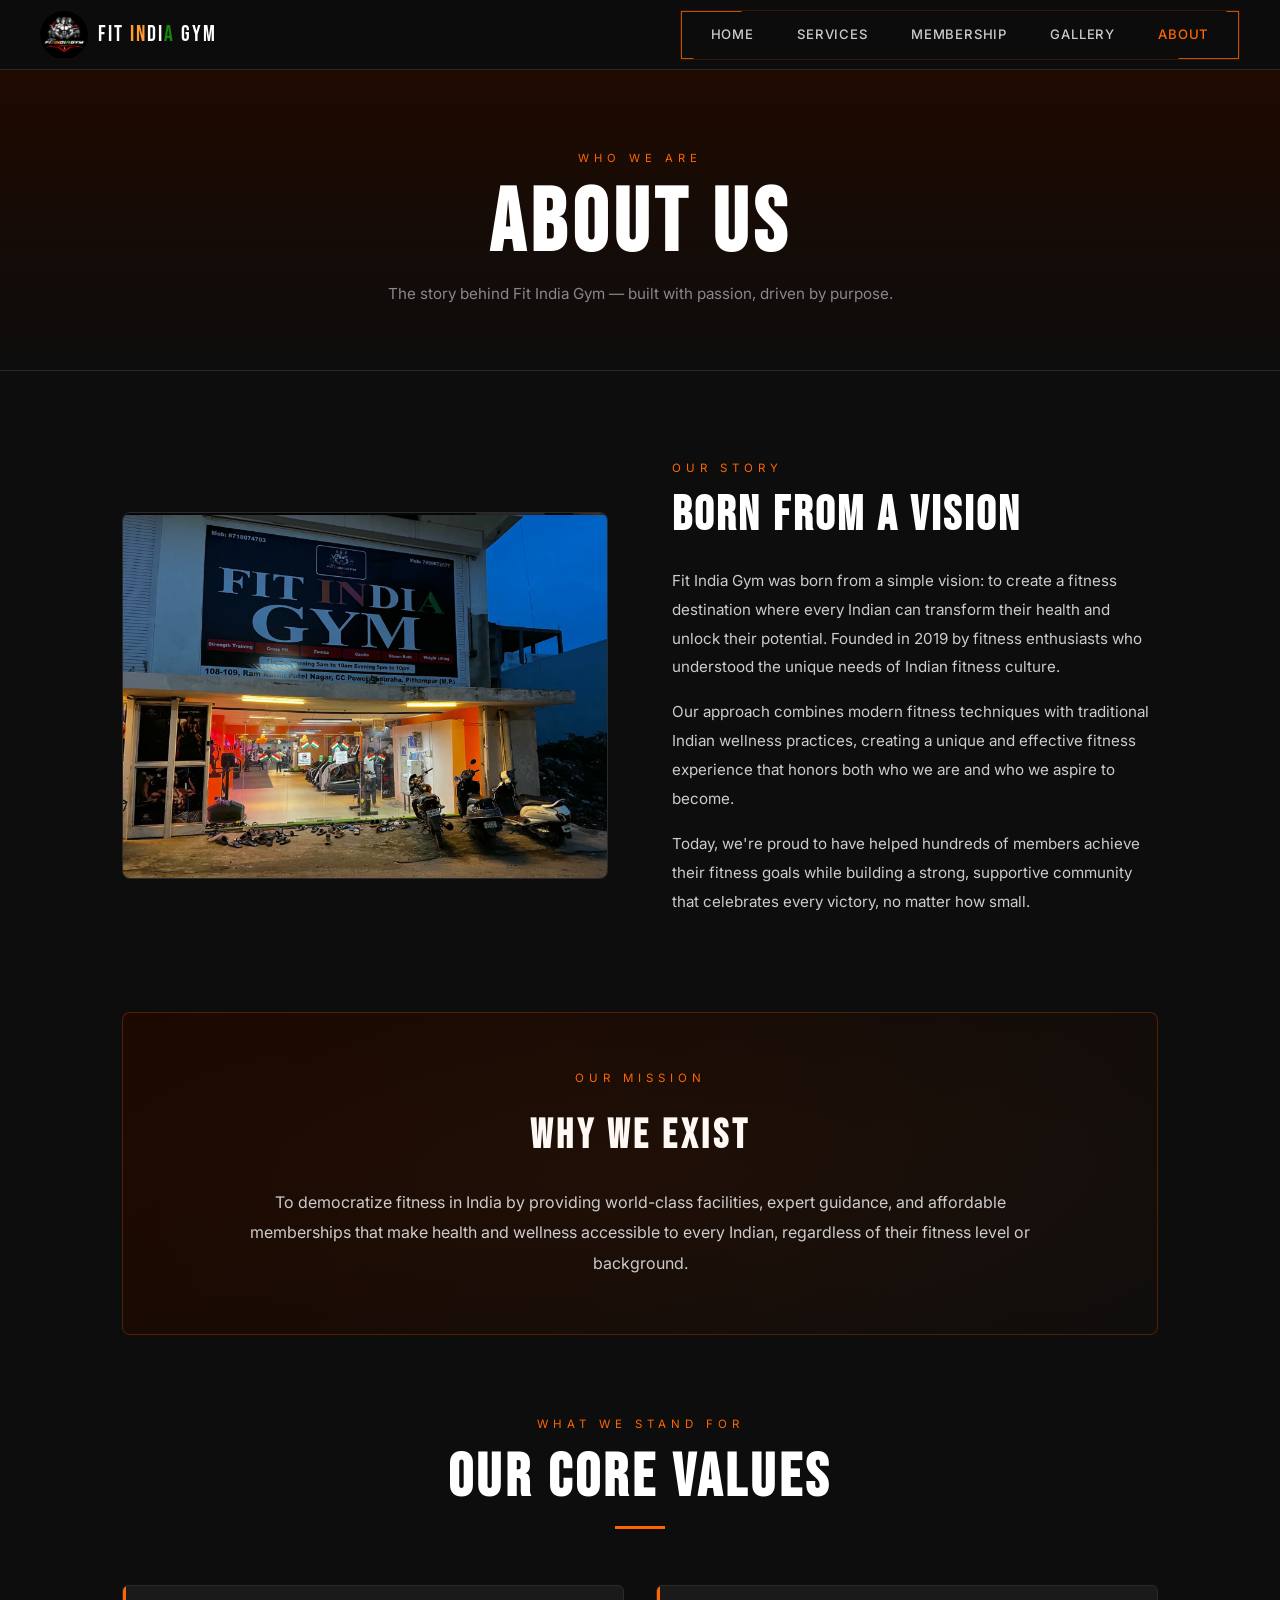
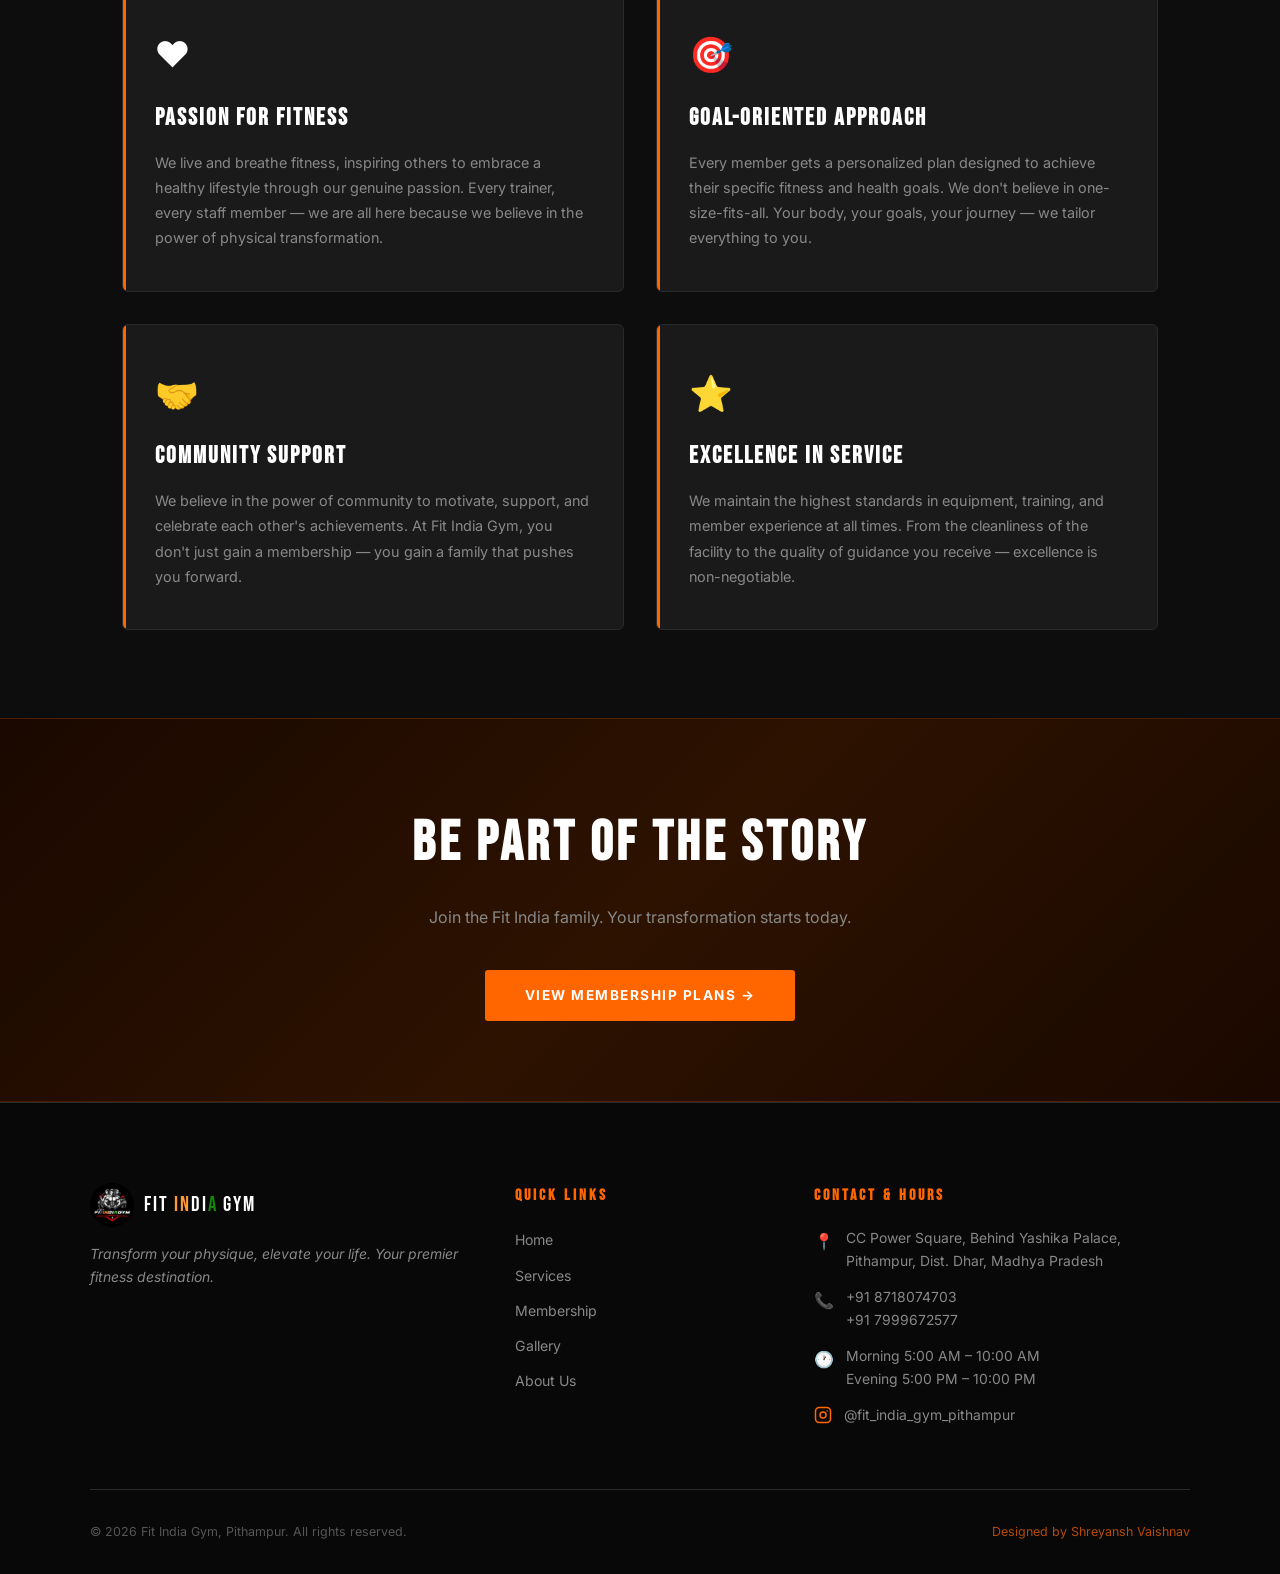
<file: about.html>
<!DOCTYPE html>
<html lang="en">
<head>
  <meta charset="UTF-8"/>
  <meta name="viewport" content="width=device-width, initial-scale=1.0"/>
  <title>About Us — Fit India Gym</title>
  <link rel="stylesheet" href="style.css"/>
  <link rel="icon" type="image/png" href="images/logo.png"/>
</head>
<body>
<header class="navbar">
  <a href="index.html" class="navbar__logo">
    <img src="images/logo.png" alt="Fit India Gym Logo"/>
    <span class="navbar__brand">FIT <span class="ti-s">I</span><span class="ti-s">N</span><span class="ti-w">D</span><span class="ti-w">I</span><span class="ti-g">A</span> GYM</span>
  </a>
  <nav class="nav-container">
    <a href="index.html" class="nav-btn">Home</a>
    <a href="services.html" class="nav-btn">Services</a>
    <a href="membership.html" class="nav-btn">Membership</a>
    <a href="gallery.html" class="nav-btn">Gallery</a>
    <a href="about.html" class="nav-btn  active">About</a>
    <svg class="outline" xmlns="http://www.w3.org/2000/svg">
      <rect class="rect" pathLength="100" fill="none" width="100%" height="100%"/>
    </svg>
  </nav>
  <button class="hamburger" id="hamburger" onclick="toggleMenu()" aria-label="Toggle Menu">
    <span></span><span></span><span></span>
  </button>
</header>
<nav class="mobile-nav" id="mobileNav">
  <a href="index.html">Home</a>
  <a href="services.html">Services</a>
  <a href="membership.html">Membership</a>
  <a href="gallery.html">Gallery</a>
  <a href="about.html"  class="active">About</a>
</nav>
<section class="page-hero">
  <span class="page-hero__label">Who We Are</span>
  <h1 class="page-hero__title">About Us</h1>
  <p class="page-hero__sub">The story behind Fit India Gym — built with passion, driven by purpose.</p>
</section>
<div class="section">
  <div class="about-story">
    <div class="about-story__img"><img src="images/fig5.jpeg" alt="Fit India Gym Exterior"/></div>
    <div>
      <span class="about-story__label">Our Story</span>
      <h2 class="about-story__title">Born from a Vision</h2>
      <p class="about-story__text">Fit India Gym was born from a simple vision: to create a fitness destination where every Indian can transform their health and unlock their potential. Founded in 2019 by fitness enthusiasts who understood the unique needs of Indian fitness culture.</p>
      <p class="about-story__text">Our approach combines modern fitness techniques with traditional Indian wellness practices, creating a unique and effective fitness experience that honors both who we are and who we aspire to become.</p>
      <p class="about-story__text">Today, we're proud to have helped hundreds of members achieve their fitness goals while building a strong, supportive community that celebrates every victory, no matter how small.</p>
    </div>
  </div>
  <div class="mission-block">
    <span class="mission-block__label">Our Mission</span>
    <h2 class="mission-block__title">Why We Exist</h2>
    <p class="mission-block__text">To democratize fitness in India by providing world-class facilities, expert guidance, and affordable memberships that make health and wellness accessible to every Indian, regardless of their fitness level or background.</p>
  </div>
  <div class="section__header">
    <span class="section__label">What We Stand For</span>
    <h2 class="section__title">Our Core Values</h2>
    <div class="divider-line"></div>
  </div>
  <div class="grid-2" style="gap:2rem;">
    <div class="value-card"><div class="value-card__icon">❤️</div><h3 class="value-card__title">Passion for Fitness</h3><p class="value-card__text">We live and breathe fitness, inspiring others to embrace a healthy lifestyle through our genuine passion. Every trainer, every staff member — we are all here because we believe in the power of physical transformation.</p></div>
    <div class="value-card"><div class="value-card__icon">🎯</div><h3 class="value-card__title">Goal-Oriented Approach</h3><p class="value-card__text">Every member gets a personalized plan designed to achieve their specific fitness and health goals. We don't believe in one-size-fits-all. Your body, your goals, your journey — we tailor everything to you.</p></div>
    <div class="value-card"><div class="value-card__icon">🤝</div><h3 class="value-card__title">Community Support</h3><p class="value-card__text">We believe in the power of community to motivate, support, and celebrate each other's achievements. At Fit India Gym, you don't just gain a membership — you gain a family that pushes you forward.</p></div>
    <div class="value-card"><div class="value-card__icon">⭐</div><h3 class="value-card__title">Excellence in Service</h3><p class="value-card__text">We maintain the highest standards in equipment, training, and member experience at all times. From the cleanliness of the facility to the quality of guidance you receive — excellence is non-negotiable.</p></div>
  </div>
</div>
<section class="cta-section">
  <h2 class="cta-section__title">Be Part of the Story</h2>
  <p class="cta-section__text">Join the Fit India family. Your transformation starts today.</p>
  <a href="membership.html" class="btn-primary">View Membership Plans →</a>
</section>
<footer class="footer">
  <div class="footer__grid">
    <div>
      <div class="footer__logo">
        <img src="images/logo.png" alt="Fit India Gym"/>
        <span class="footer__brand">FIT <span class="ti-s">I</span><span class="ti-s">N</span><span class="ti-w">D</span><span class="ti-w">I</span><span class="ti-g">A</span> GYM</span>
      </div>
      <p class="footer__tagline">Transform your physique, elevate your life. Your premier fitness destination.</p>
    </div>
    <div>
      <h3 class="footer__heading">Quick Links</h3>
      <ul class="footer__links">
        <li><a href="index.html">Home</a></li>
        <li><a href="services.html">Services</a></li>
        <li><a href="membership.html">Membership</a></li>
        <li><a href="gallery.html">Gallery</a></li>
        <li><a href="about.html">About Us</a></li>
      </ul>
    </div>
    <div>
      <h3 class="footer__heading">Contact &amp; Hours</h3>
      <div class="footer__contact-item">
        <span class="footer__contact-icon">📍</span>
        <span class="footer__contact-text">CC Power Square, Behind Yashika Palace,<br>Pithampur, Dist. Dhar, Madhya Pradesh</span>
      </div>
      <div class="footer__contact-item">
        <span class="footer__contact-icon">📞</span>
        <span class="footer__contact-text">+91 8718074703<br>+91 7999672577</span>
      </div>
      <div class="footer__contact-item">
        <span class="footer__contact-icon">🕐</span>
        <span class="footer__contact-text">Morning 5:00 AM – 10:00 AM<br>Evening 5:00 PM – 10:00 PM</span>
      </div>
      <div class="footer__contact-item">
        <a href="https://www.instagram.com/fit_india_gym_pithampur" target="_blank" class="footer__insta">
          <svg xmlns="http://www.w3.org/2000/svg" width="18" height="18" viewBox="0 0 24 24" fill="none" stroke="#ff6600" stroke-width="2" stroke-linecap="round" stroke-linejoin="round"><rect x="2" y="2" width="20" height="20" rx="5"/><circle cx="12" cy="12" r="4"/><circle cx="17.5" cy="6.5" r="1" fill="#ff6600" stroke="none"/></svg>
          <span>@fit_india_gym_pithampur</span>
        </a>
      </div>
    </div>
  </div>
  <div class="footer__bottom">
    <span>&copy; 2026 Fit India Gym, Pithampur. All rights reserved.</span>
    <span>Designed by Shreyansh Vaishnav</span>
  </div>
</footer>
<script>
function toggleMenu() {
  document.getElementById('mobileNav').classList.toggle('open');
  document.getElementById('hamburger').classList.toggle('open');
}
</script>
</body>
</html>
</file>
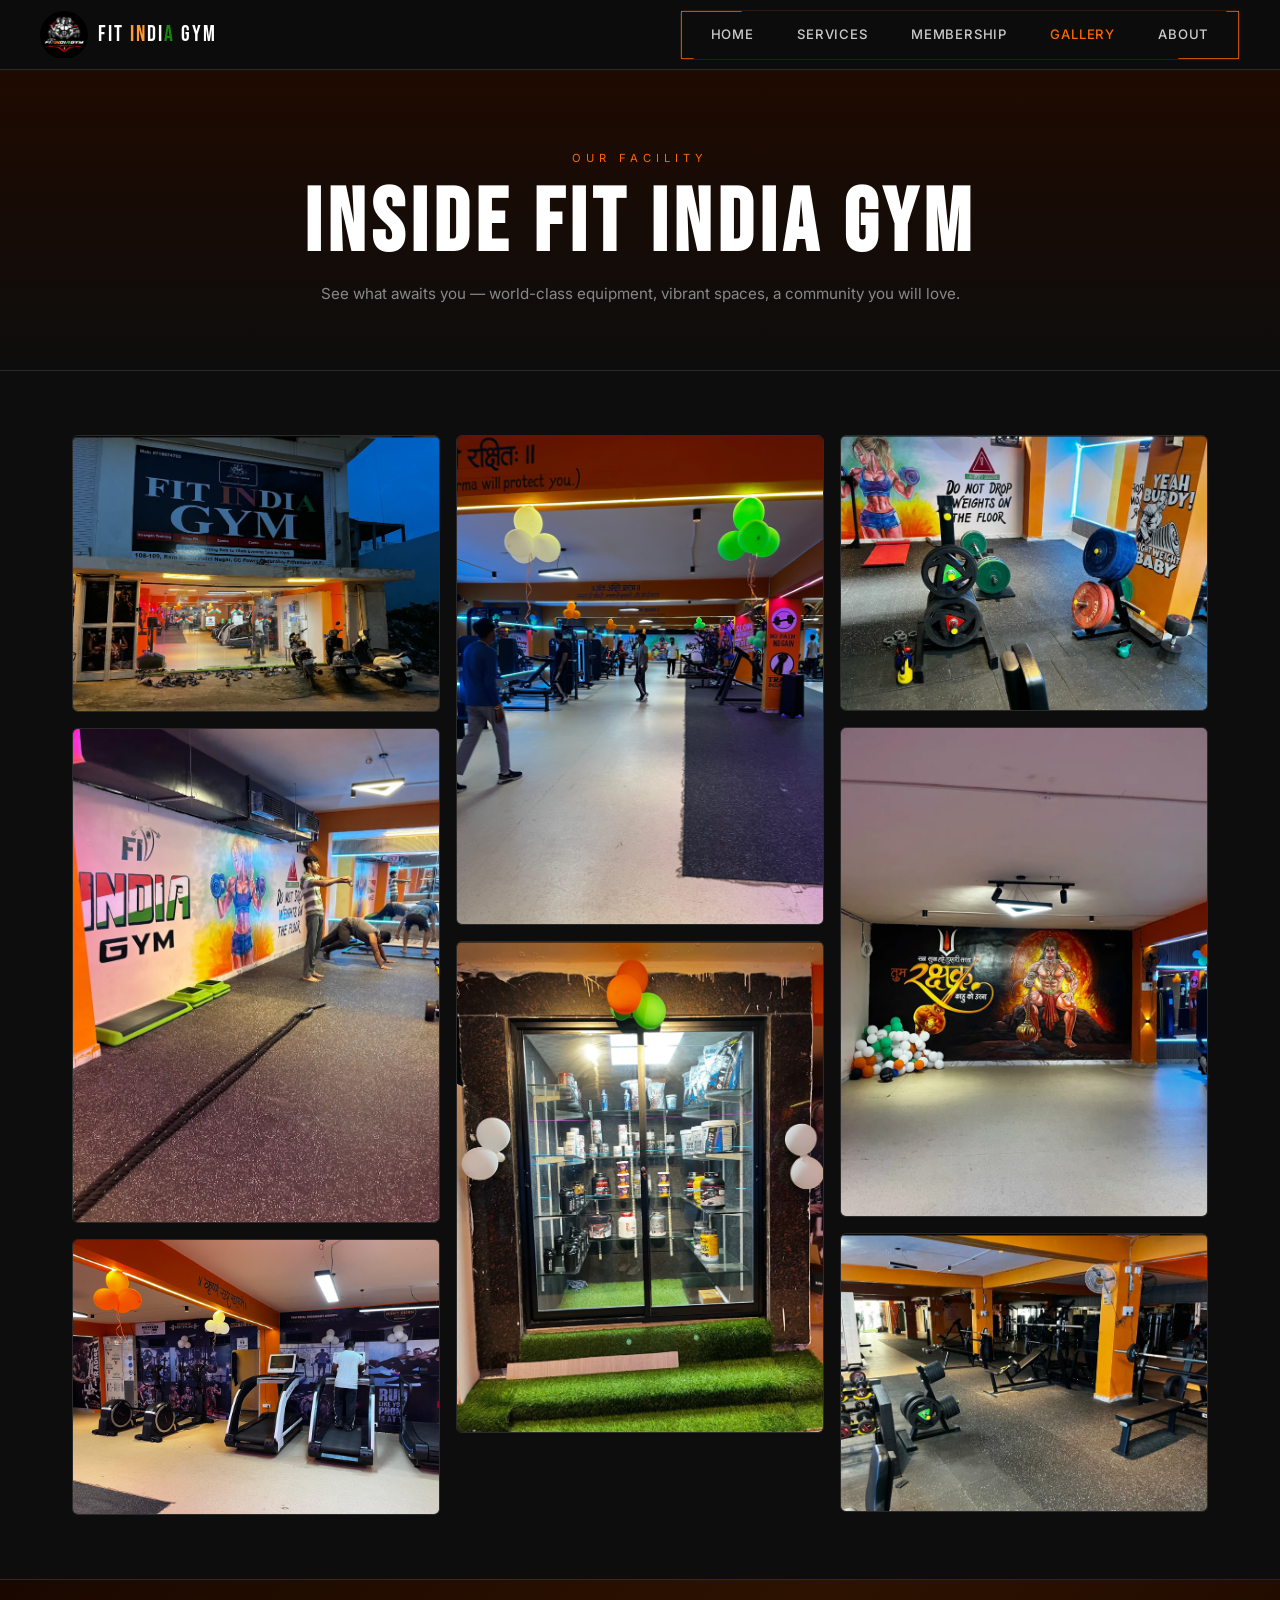
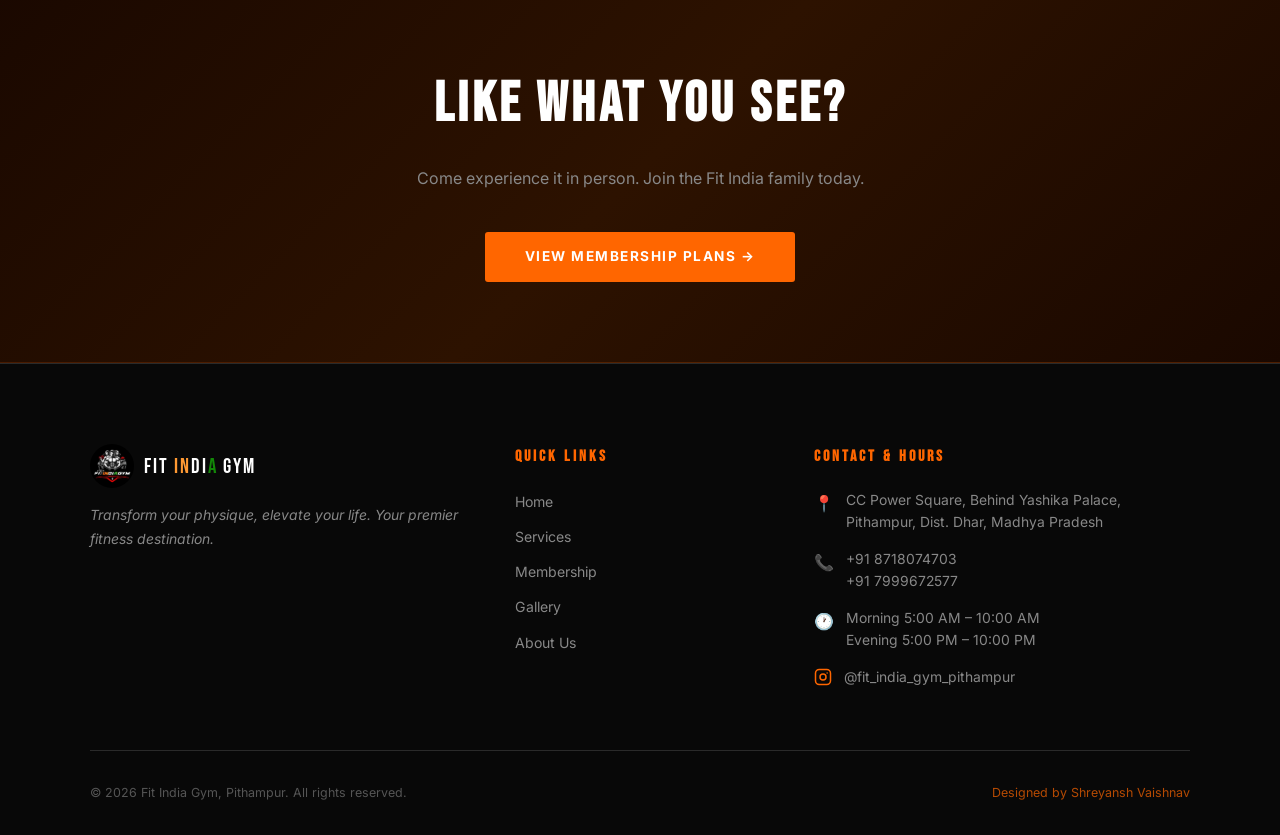
<file: gallery.html>
<!DOCTYPE html>
<html lang="en">
<head>
  <meta charset="UTF-8"/>
  <meta name="viewport" content="width=device-width, initial-scale=1.0"/>
  <title>Gallery — Fit India Gym</title>
  <link rel="stylesheet" href="style.css"/>
  <link rel="icon" type="image/png" href="images/logo.png"/>
</head>
<body>
<header class="navbar">
  <a href="index.html" class="navbar__logo">
    <img src="images/logo.png" alt="Fit India Gym Logo"/>
    <span class="navbar__brand">FIT <span class="ti-s">I</span><span class="ti-s">N</span><span class="ti-w">D</span><span class="ti-w">I</span><span class="ti-g">A</span> GYM</span>
  </a>
  <nav class="nav-container">
    <a href="index.html" class="nav-btn">Home</a>
    <a href="services.html" class="nav-btn">Services</a>
    <a href="membership.html" class="nav-btn">Membership</a>
    <a href="gallery.html" class="nav-btn  active">Gallery</a>
    <a href="about.html" class="nav-btn">About</a>
    <svg class="outline" xmlns="http://www.w3.org/2000/svg">
      <rect class="rect" pathLength="100" fill="none" width="100%" height="100%"/>
    </svg>
  </nav>
  <button class="hamburger" id="hamburger" onclick="toggleMenu()" aria-label="Toggle Menu">
    <span></span><span></span><span></span>
  </button>
</header>
<nav class="mobile-nav" id="mobileNav">
  <a href="index.html">Home</a>
  <a href="services.html">Services</a>
  <a href="membership.html">Membership</a>
  <a href="gallery.html"  class="active">Gallery</a>
  <a href="about.html">About</a>
</nav>
<section class="page-hero">
  <span class="page-hero__label">Our Facility</span>
  <h1 class="page-hero__title">Inside Fit India Gym</h1>
  <p class="page-hero__sub">See what awaits you — world-class equipment, vibrant spaces, a community you will love.</p>
</section>
<div style="padding:4rem 0;">
  <div class="gallery-grid">
    <div class="gallery-item"><img src="images/fig5.jpeg" alt="Gym Entrance" loading="lazy"/><div class="gallery-item__overlay"></div></div>
    <div class="gallery-item"><img src="images/fig12.jpeg" alt="Main Floor" loading="lazy"/><div class="gallery-item__overlay"></div></div>
    <div class="gallery-item"><img src="images/fig10.jpeg" alt="Strength Zone" loading="lazy"/><div class="gallery-item__overlay"></div></div>
    <div class="gallery-item"><img src="images/fig11.jpeg" alt="Cardio Zone" loading="lazy"/><div class="gallery-item__overlay"></div></div>
    <div class="gallery-item"><img src="images/fig7.jpeg" alt="Inspiration Wall" loading="lazy"/><div class="gallery-item__overlay"></div></div>
    <div class="gallery-item"><img src="images/fig13.jpeg" alt="Free Weights" loading="lazy"/><div class="gallery-item__overlay"></div></div>
    <div class="gallery-item"><img src="images/fig6.jpeg" alt="Nutrition Counter" loading="lazy"/><div class="gallery-item__overlay"></div></div>
    <div class="gallery-item"><img src="images/fig8.jpeg" alt="Functional Training" loading="lazy"/><div class="gallery-item__overlay"></div></div>
  </div>
</div>
<section class="cta-section">
  <h2 class="cta-section__title">Like What You See?</h2>
  <p class="cta-section__text">Come experience it in person. Join the Fit India family today.</p>
  <a href="membership.html" class="btn-primary">View Membership Plans →</a>
</section>
<footer class="footer">
  <div class="footer__grid">
    <div>
      <div class="footer__logo">
        <img src="images/logo.png" alt="Fit India Gym"/>
        <span class="footer__brand">FIT <span class="ti-s">I</span><span class="ti-s">N</span><span class="ti-w">D</span><span class="ti-w">I</span><span class="ti-g">A</span> GYM</span>
      </div>
      <p class="footer__tagline">Transform your physique, elevate your life. Your premier fitness destination.</p>
    </div>
    <div>
      <h3 class="footer__heading">Quick Links</h3>
      <ul class="footer__links">
        <li><a href="index.html">Home</a></li>
        <li><a href="services.html">Services</a></li>
        <li><a href="membership.html">Membership</a></li>
        <li><a href="gallery.html">Gallery</a></li>
        <li><a href="about.html">About Us</a></li>
      </ul>
    </div>
    <div>
      <h3 class="footer__heading">Contact &amp; Hours</h3>
      <div class="footer__contact-item">
        <span class="footer__contact-icon">📍</span>
        <span class="footer__contact-text">CC Power Square, Behind Yashika Palace,<br>Pithampur, Dist. Dhar, Madhya Pradesh</span>
      </div>
      <div class="footer__contact-item">
        <span class="footer__contact-icon">📞</span>
        <span class="footer__contact-text">+91 8718074703<br>+91 7999672577</span>
      </div>
      <div class="footer__contact-item">
        <span class="footer__contact-icon">🕐</span>
        <span class="footer__contact-text">Morning 5:00 AM – 10:00 AM<br>Evening 5:00 PM – 10:00 PM</span>
      </div>
      <div class="footer__contact-item">
        <a href="https://www.instagram.com/fit_india_gym_pithampur" target="_blank" class="footer__insta">
          <svg xmlns="http://www.w3.org/2000/svg" width="18" height="18" viewBox="0 0 24 24" fill="none" stroke="#ff6600" stroke-width="2" stroke-linecap="round" stroke-linejoin="round"><rect x="2" y="2" width="20" height="20" rx="5"/><circle cx="12" cy="12" r="4"/><circle cx="17.5" cy="6.5" r="1" fill="#ff6600" stroke="none"/></svg>
          <span>@fit_india_gym_pithampur</span>
        </a>
      </div>
    </div>
  </div>
  <div class="footer__bottom">
    <span>&copy; 2026 Fit India Gym, Pithampur. All rights reserved.</span>
    <span>Designed by Shreyansh Vaishnav</span>
  </div>
</footer>
<script>
function toggleMenu() {
  document.getElementById('mobileNav').classList.toggle('open');
  document.getElementById('hamburger').classList.toggle('open');
}
</script>
</body>
</html>
</file>
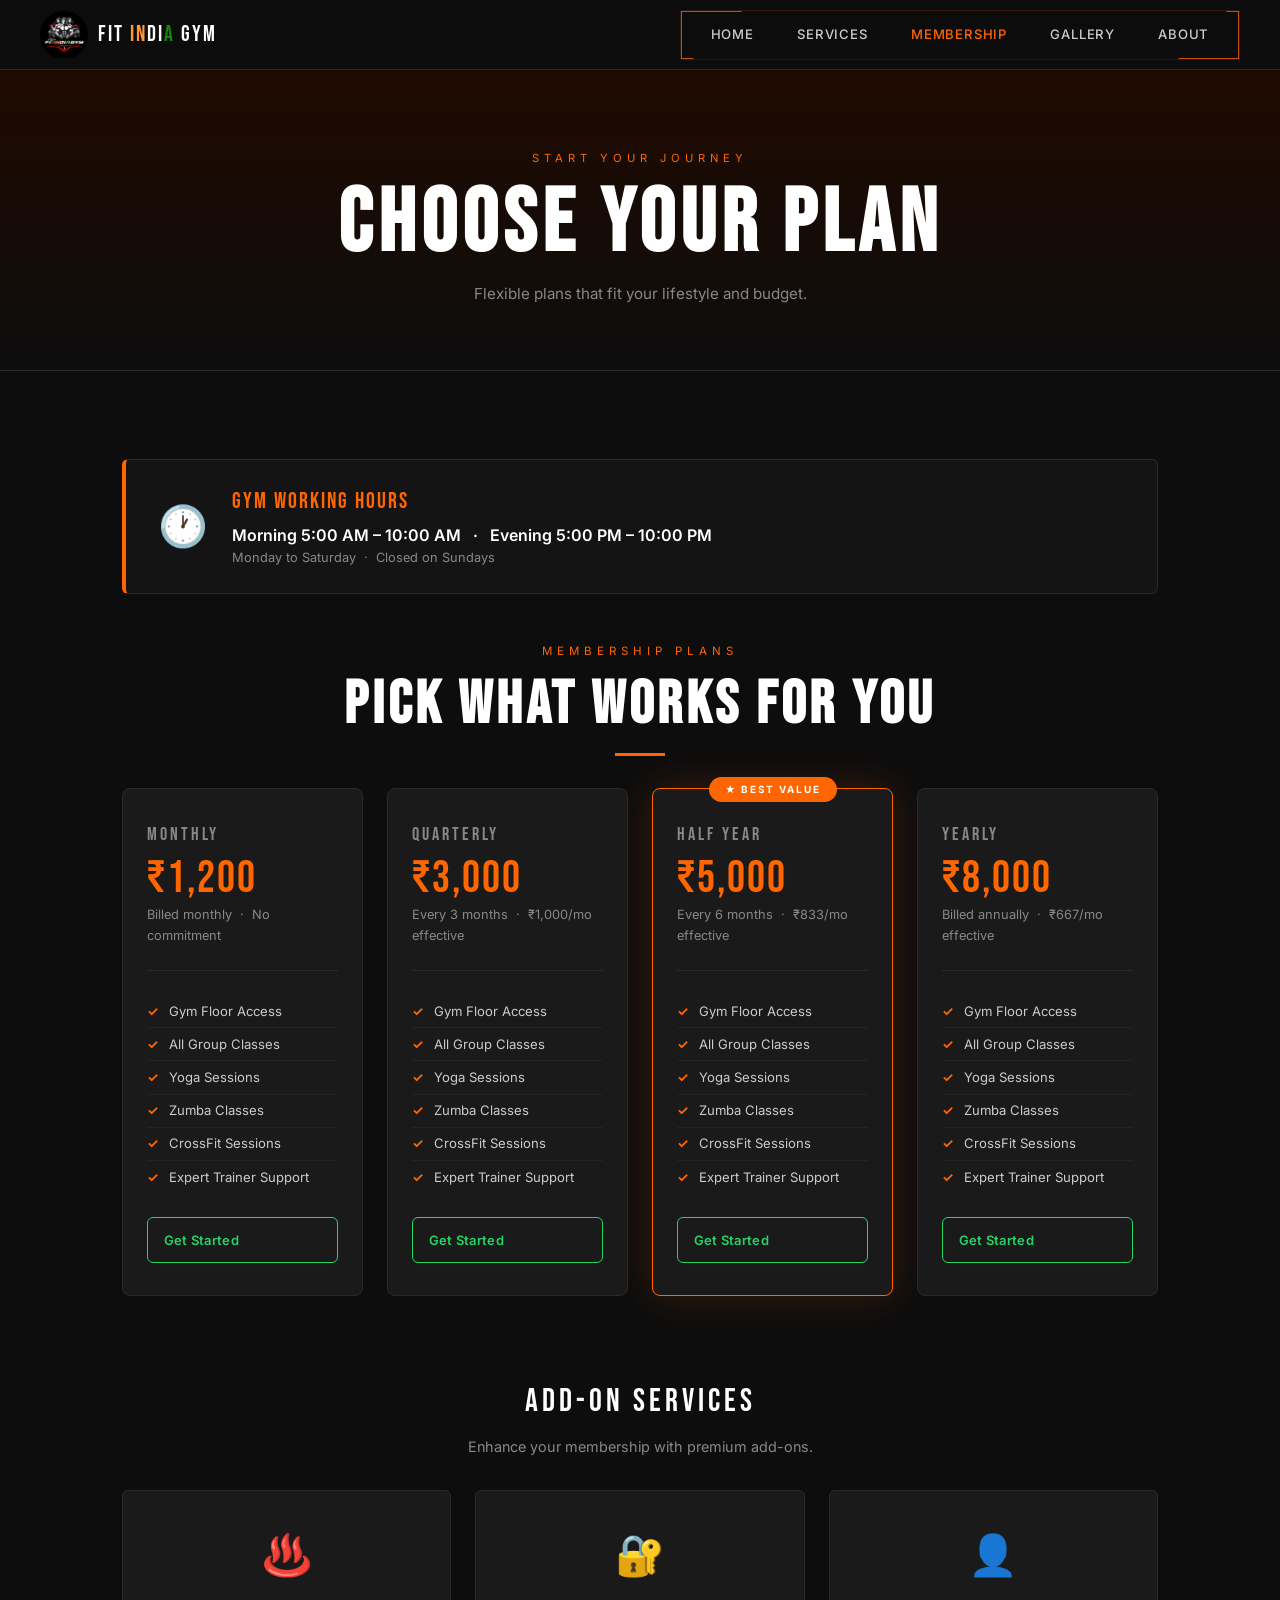
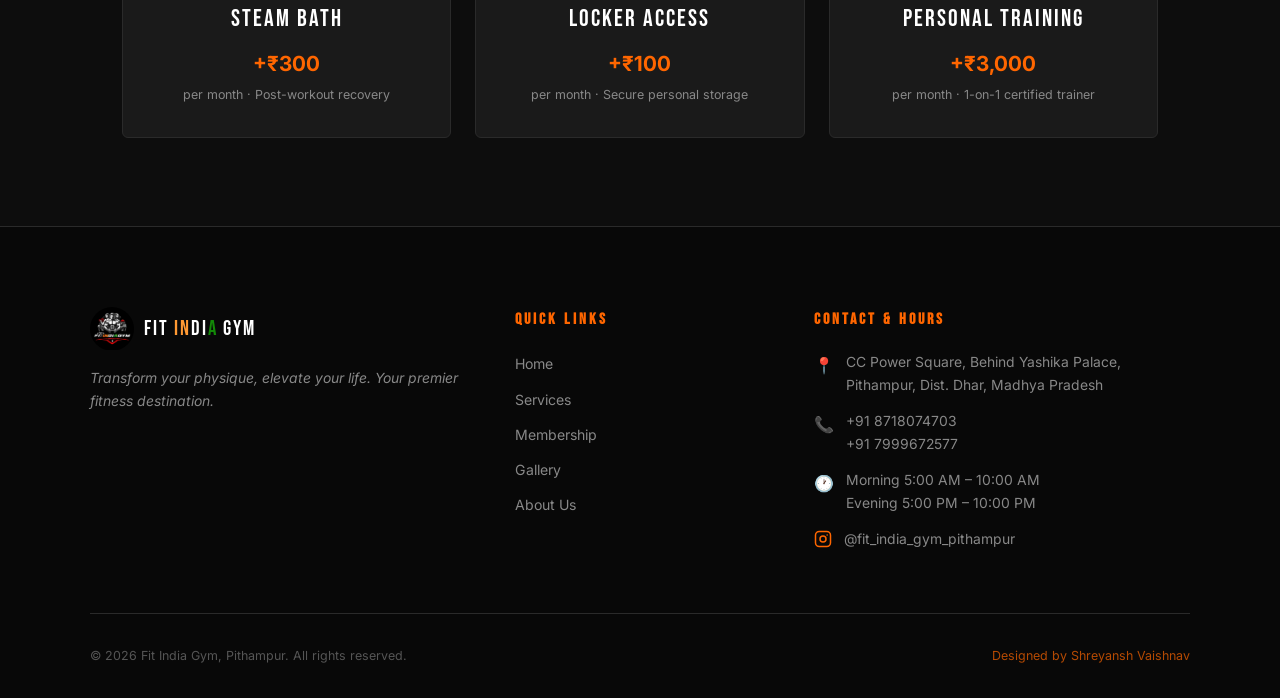
<file: membership.html>
<!DOCTYPE html>
<html lang="en">
<head>
  <meta charset="UTF-8"/>
  <meta name="viewport" content="width=device-width, initial-scale=1.0"/>
  <title>Membership — Fit India Gym</title>
  <link rel="stylesheet" href="style.css"/>
  <link rel="icon" type="image/png" href="images/logo.png"/>
</head>
<body>
<header class="navbar">
  <a href="index.html" class="navbar__logo">
    <img src="images/logo.png" alt="Fit India Gym Logo"/>
    <span class="navbar__brand">FIT <span class="ti-s">I</span><span class="ti-s">N</span><span class="ti-w">D</span><span class="ti-w">I</span><span class="ti-g">A</span> GYM</span>
  </a>
  <nav class="nav-container">
    <a href="index.html" class="nav-btn">Home</a>
    <a href="services.html" class="nav-btn">Services</a>
    <a href="membership.html" class="nav-btn  active">Membership</a>
    <a href="gallery.html" class="nav-btn">Gallery</a>
    <a href="about.html" class="nav-btn">About</a>
    <svg class="outline" xmlns="http://www.w3.org/2000/svg">
      <rect class="rect" pathLength="100" fill="none" width="100%" height="100%"/>
    </svg>
  </nav>
  <button class="hamburger" id="hamburger" onclick="toggleMenu()" aria-label="Toggle Menu">
    <span></span><span></span><span></span>
  </button>
</header>
<nav class="mobile-nav" id="mobileNav">
  <a href="index.html">Home</a>
  <a href="services.html">Services</a>
  <a href="membership.html"  class="active">Membership</a>
  <a href="gallery.html">Gallery</a>
  <a href="about.html">About</a>
</nav>
<section class="page-hero">
  <span class="page-hero__label">Start Your Journey</span>
  <h1 class="page-hero__title">Choose Your Plan</h1>
  <p class="page-hero__sub">Flexible plans that fit your lifestyle and budget.</p>
</section>
<div class="section">
  <div class="hours-banner">
    <div class="hours-banner__icon">🕐</div>
    <div>
      <div class="hours-banner__title">Gym Working Hours</div>
      <div class="hours-banner__times">Morning 5:00 AM – 10:00 AM &nbsp;&nbsp;·&nbsp;&nbsp; Evening 5:00 PM – 10:00 PM</div>
      <div class="hours-banner__note">Monday to Saturday &nbsp;·&nbsp; Closed on Sundays</div>
    </div>
  </div>
  <div class="section__header" style="margin-bottom:2rem;">
    <span class="section__label">Membership Plans</span>
    <h2 class="section__title">Pick What Works for You</h2>
    <div class="divider-line"></div>
  </div>
  <div class="pricing-grid">
    <div class="pricing-card">
      
      <div class="pricing-card__plan">Monthly</div>
      <div class="pricing-card__price">&#8377;1,200</div>
      <div class="pricing-card__duration">Billed monthly &nbsp;&middot;&nbsp; No commitment</div>
      <ul class="pricing-card__features">
        <li>Gym Floor Access</li>
        <li>All Group Classes</li>
        <li>Yoga Sessions</li>
        <li>Zumba Classes</li>
        <li>CrossFit Sessions</li>
        <li>Expert Trainer Support</li>
      </ul>
      <button class="btn-wa" onclick="window.open('https://wa.me/918718074703?text=Hi%2C%20I%20want%20to%20join%20Fit%20India%20Gym%20on%20Monthly%20Plan%20%28%E2%82%B91200%29','_blank')">
        <p>Get Started</p>
        <svg viewBox="0 0 24 24" xmlns="http://www.w3.org/2000/svg"><path d="M17.472 14.382c-.297-.149-1.758-.867-2.03-.967-.273-.099-.471-.148-.67.15-.197.297-.767.966-.94 1.164-.173.199-.347.223-.644.075-.297-.15-1.255-.463-2.39-1.475-.883-.788-1.48-1.761-1.653-2.059-.173-.297-.018-.458.13-.606.134-.133.298-.347.446-.52.149-.174.198-.298.298-.497.099-.198.05-.371-.025-.52-.075-.149-.669-1.612-.916-2.207-.242-.579-.487-.5-.669-.51-.173-.008-.371-.01-.57-.01-.198 0-.52.074-.792.372-.272.297-1.04 1.016-1.04 2.479 0 1.462 1.065 2.875 1.213 3.074.149.198 2.096 3.2 5.077 4.487.709.306 1.262.489 1.694.625.712.227 1.36.195 1.871.118.571-.085 1.758-.719 2.006-1.413.248-.694.248-1.289.173-1.413-.074-.124-.272-.198-.57-.347z"/><path d="M12 0C5.373 0 0 5.373 0 12c0 2.117.555 4.103 1.524 5.832L0 24l6.336-1.504A11.94 11.94 0 0012 24c6.627 0 12-5.373 12-12S18.627 0 12 0zm0 21.818a9.8 9.8 0 01-5.001-1.368l-.36-.214-3.761.893.938-3.648-.235-.374A9.778 9.778 0 012.182 12C2.182 6.57 6.57 2.182 12 2.182S21.818 6.57 21.818 12 17.43 21.818 12 21.818z"/></svg>
      </button>
    </div>
    <div class="pricing-card">
      
      <div class="pricing-card__plan">Quarterly</div>
      <div class="pricing-card__price">&#8377;3,000</div>
      <div class="pricing-card__duration">Every 3 months &nbsp;&middot;&nbsp; &#8377;1,000/mo effective</div>
      <ul class="pricing-card__features">
        <li>Gym Floor Access</li>
        <li>All Group Classes</li>
        <li>Yoga Sessions</li>
        <li>Zumba Classes</li>
        <li>CrossFit Sessions</li>
        <li>Expert Trainer Support</li>
      </ul>
      <button class="btn-wa" onclick="window.open('https://wa.me/918718074703?text=Hi%2C%20I%20want%20to%20join%20Fit%20India%20Gym%20on%20Quarterly%20Plan%20%28%E2%82%B93000%29','_blank')">
        <p>Get Started</p>
        <svg viewBox="0 0 24 24" xmlns="http://www.w3.org/2000/svg"><path d="M17.472 14.382c-.297-.149-1.758-.867-2.03-.967-.273-.099-.471-.148-.67.15-.197.297-.767.966-.94 1.164-.173.199-.347.223-.644.075-.297-.15-1.255-.463-2.39-1.475-.883-.788-1.48-1.761-1.653-2.059-.173-.297-.018-.458.13-.606.134-.133.298-.347.446-.52.149-.174.198-.298.298-.497.099-.198.05-.371-.025-.52-.075-.149-.669-1.612-.916-2.207-.242-.579-.487-.5-.669-.51-.173-.008-.371-.01-.57-.01-.198 0-.52.074-.792.372-.272.297-1.04 1.016-1.04 2.479 0 1.462 1.065 2.875 1.213 3.074.149.198 2.096 3.2 5.077 4.487.709.306 1.262.489 1.694.625.712.227 1.36.195 1.871.118.571-.085 1.758-.719 2.006-1.413.248-.694.248-1.289.173-1.413-.074-.124-.272-.198-.57-.347z"/><path d="M12 0C5.373 0 0 5.373 0 12c0 2.117.555 4.103 1.524 5.832L0 24l6.336-1.504A11.94 11.94 0 0012 24c6.627 0 12-5.373 12-12S18.627 0 12 0zm0 21.818a9.8 9.8 0 01-5.001-1.368l-.36-.214-3.761.893.938-3.648-.235-.374A9.778 9.778 0 012.182 12C2.182 6.57 6.57 2.182 12 2.182S21.818 6.57 21.818 12 17.43 21.818 12 21.818z"/></svg>
      </button>
    </div>
    <div class="pricing-card featured">
      <div class="pricing-badge">&#9733; Best Value</div>
      <div class="pricing-card__plan">Half Year</div>
      <div class="pricing-card__price">&#8377;5,000</div>
      <div class="pricing-card__duration">Every 6 months &nbsp;&middot;&nbsp; &#8377;833/mo effective</div>
      <ul class="pricing-card__features">
        <li>Gym Floor Access</li>
        <li>All Group Classes</li>
        <li>Yoga Sessions</li>
        <li>Zumba Classes</li>
        <li>CrossFit Sessions</li>
        <li>Expert Trainer Support</li>
      </ul>
      <button class="btn-wa" onclick="window.open('https://wa.me/918718074703?text=Hi%2C%20I%20want%20to%20join%20Fit%20India%20Gym%20on%20Half%20Year%20Plan%20%28%E2%82%B95000%29','_blank')">
        <p>Get Started</p>
        <svg viewBox="0 0 24 24" xmlns="http://www.w3.org/2000/svg"><path d="M17.472 14.382c-.297-.149-1.758-.867-2.03-.967-.273-.099-.471-.148-.67.15-.197.297-.767.966-.94 1.164-.173.199-.347.223-.644.075-.297-.15-1.255-.463-2.39-1.475-.883-.788-1.48-1.761-1.653-2.059-.173-.297-.018-.458.13-.606.134-.133.298-.347.446-.52.149-.174.198-.298.298-.497.099-.198.05-.371-.025-.52-.075-.149-.669-1.612-.916-2.207-.242-.579-.487-.5-.669-.51-.173-.008-.371-.01-.57-.01-.198 0-.52.074-.792.372-.272.297-1.04 1.016-1.04 2.479 0 1.462 1.065 2.875 1.213 3.074.149.198 2.096 3.2 5.077 4.487.709.306 1.262.489 1.694.625.712.227 1.36.195 1.871.118.571-.085 1.758-.719 2.006-1.413.248-.694.248-1.289.173-1.413-.074-.124-.272-.198-.57-.347z"/><path d="M12 0C5.373 0 0 5.373 0 12c0 2.117.555 4.103 1.524 5.832L0 24l6.336-1.504A11.94 11.94 0 0012 24c6.627 0 12-5.373 12-12S18.627 0 12 0zm0 21.818a9.8 9.8 0 01-5.001-1.368l-.36-.214-3.761.893.938-3.648-.235-.374A9.778 9.778 0 012.182 12C2.182 6.57 6.57 2.182 12 2.182S21.818 6.57 21.818 12 17.43 21.818 12 21.818z"/></svg>
      </button>
    </div>
    <div class="pricing-card">
      
      <div class="pricing-card__plan">Yearly</div>
      <div class="pricing-card__price">&#8377;8,000</div>
      <div class="pricing-card__duration">Billed annually &nbsp;&middot;&nbsp; &#8377;667/mo effective</div>
      <ul class="pricing-card__features">
        <li>Gym Floor Access</li>
        <li>All Group Classes</li>
        <li>Yoga Sessions</li>
        <li>Zumba Classes</li>
        <li>CrossFit Sessions</li>
        <li>Expert Trainer Support</li>
      </ul>
      <button class="btn-wa" onclick="window.open('https://wa.me/918718074703?text=Hi%2C%20I%20want%20to%20join%20Fit%20India%20Gym%20on%20Yearly%20Plan%20%28%E2%82%B98000%29','_blank')">
        <p>Get Started</p>
        <svg viewBox="0 0 24 24" xmlns="http://www.w3.org/2000/svg"><path d="M17.472 14.382c-.297-.149-1.758-.867-2.03-.967-.273-.099-.471-.148-.67.15-.197.297-.767.966-.94 1.164-.173.199-.347.223-.644.075-.297-.15-1.255-.463-2.39-1.475-.883-.788-1.48-1.761-1.653-2.059-.173-.297-.018-.458.13-.606.134-.133.298-.347.446-.52.149-.174.198-.298.298-.497.099-.198.05-.371-.025-.52-.075-.149-.669-1.612-.916-2.207-.242-.579-.487-.5-.669-.51-.173-.008-.371-.01-.57-.01-.198 0-.52.074-.792.372-.272.297-1.04 1.016-1.04 2.479 0 1.462 1.065 2.875 1.213 3.074.149.198 2.096 3.2 5.077 4.487.709.306 1.262.489 1.694.625.712.227 1.36.195 1.871.118.571-.085 1.758-.719 2.006-1.413.248-.694.248-1.289.173-1.413-.074-.124-.272-.198-.57-.347z"/><path d="M12 0C5.373 0 0 5.373 0 12c0 2.117.555 4.103 1.524 5.832L0 24l6.336-1.504A11.94 11.94 0 0012 24c6.627 0 12-5.373 12-12S18.627 0 12 0zm0 21.818a9.8 9.8 0 01-5.001-1.368l-.36-.214-3.761.893.938-3.648-.235-.374A9.778 9.778 0 012.182 12C2.182 6.57 6.57 2.182 12 2.182S21.818 6.57 21.818 12 17.43 21.818 12 21.818z"/></svg>
      </button>
    </div>
  </div>
  <div style="margin-top:5rem;">
    <div class="addon-section-title">Add-On Services</div>
    <p class="addon-section-sub">Enhance your membership with premium add-ons.</p>
    <div class="addon-grid">
      <div class="addon-card"><div class="addon-card__icon">♨️</div><div class="addon-card__name">Steam Bath</div><div class="addon-card__price">+&#8377;300</div><div class="addon-card__sub">per month · Post-workout recovery</div></div>
      <div class="addon-card"><div class="addon-card__icon">🔐</div><div class="addon-card__name">Locker Access</div><div class="addon-card__price">+&#8377;100</div><div class="addon-card__sub">per month · Secure personal storage</div></div>
      <div class="addon-card"><div class="addon-card__icon">👤</div><div class="addon-card__name">Personal Training</div><div class="addon-card__price">+&#8377;3,000</div><div class="addon-card__sub">per month · 1-on-1 certified trainer</div></div>
    </div>
  </div>
</div>
<footer class="footer">
  <div class="footer__grid">
    <div>
      <div class="footer__logo">
        <img src="images/logo.png" alt="Fit India Gym"/>
        <span class="footer__brand">FIT <span class="ti-s">I</span><span class="ti-s">N</span><span class="ti-w">D</span><span class="ti-w">I</span><span class="ti-g">A</span> GYM</span>
      </div>
      <p class="footer__tagline">Transform your physique, elevate your life. Your premier fitness destination.</p>
    </div>
    <div>
      <h3 class="footer__heading">Quick Links</h3>
      <ul class="footer__links">
        <li><a href="index.html">Home</a></li>
        <li><a href="services.html">Services</a></li>
        <li><a href="membership.html">Membership</a></li>
        <li><a href="gallery.html">Gallery</a></li>
        <li><a href="about.html">About Us</a></li>
      </ul>
    </div>
    <div>
      <h3 class="footer__heading">Contact &amp; Hours</h3>
      <div class="footer__contact-item">
        <span class="footer__contact-icon">📍</span>
        <span class="footer__contact-text">CC Power Square, Behind Yashika Palace,<br>Pithampur, Dist. Dhar, Madhya Pradesh</span>
      </div>
      <div class="footer__contact-item">
        <span class="footer__contact-icon">📞</span>
        <span class="footer__contact-text">+91 8718074703<br>+91 7999672577</span>
      </div>
      <div class="footer__contact-item">
        <span class="footer__contact-icon">🕐</span>
        <span class="footer__contact-text">Morning 5:00 AM – 10:00 AM<br>Evening 5:00 PM – 10:00 PM</span>
      </div>
      <div class="footer__contact-item">
        <a href="https://www.instagram.com/fit_india_gym_pithampur" target="_blank" class="footer__insta">
          <svg xmlns="http://www.w3.org/2000/svg" width="18" height="18" viewBox="0 0 24 24" fill="none" stroke="#ff6600" stroke-width="2" stroke-linecap="round" stroke-linejoin="round"><rect x="2" y="2" width="20" height="20" rx="5"/><circle cx="12" cy="12" r="4"/><circle cx="17.5" cy="6.5" r="1" fill="#ff6600" stroke="none"/></svg>
          <span>@fit_india_gym_pithampur</span>
        </a>
      </div>
    </div>
  </div>
  <div class="footer__bottom">
    <span>&copy; 2026 Fit India Gym, Pithampur. All rights reserved.</span>
    <span>Designed by Shreyansh Vaishnav</span>
  </div>
</footer>
<script>
function toggleMenu() {
  document.getElementById('mobileNav').classList.toggle('open');
  document.getElementById('hamburger').classList.toggle('open');
}
</script>
</body>
</html>
</file>
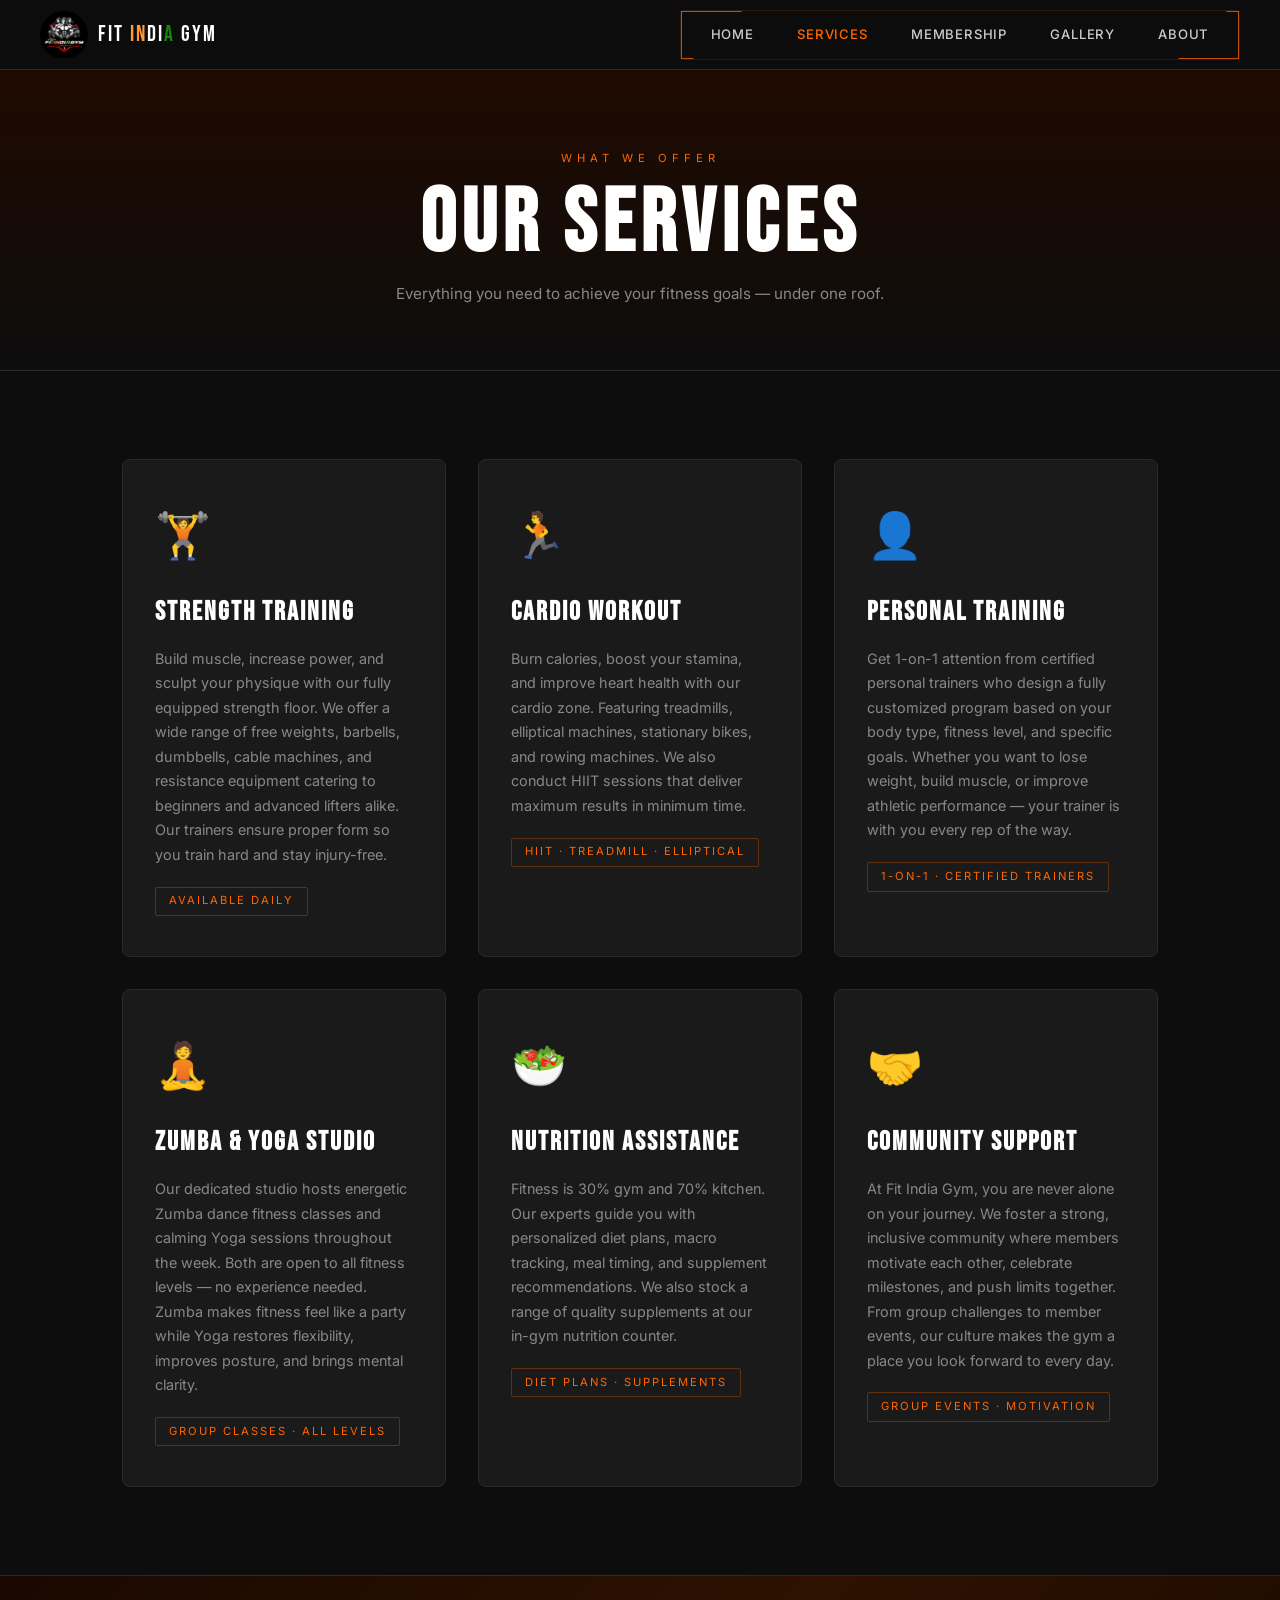
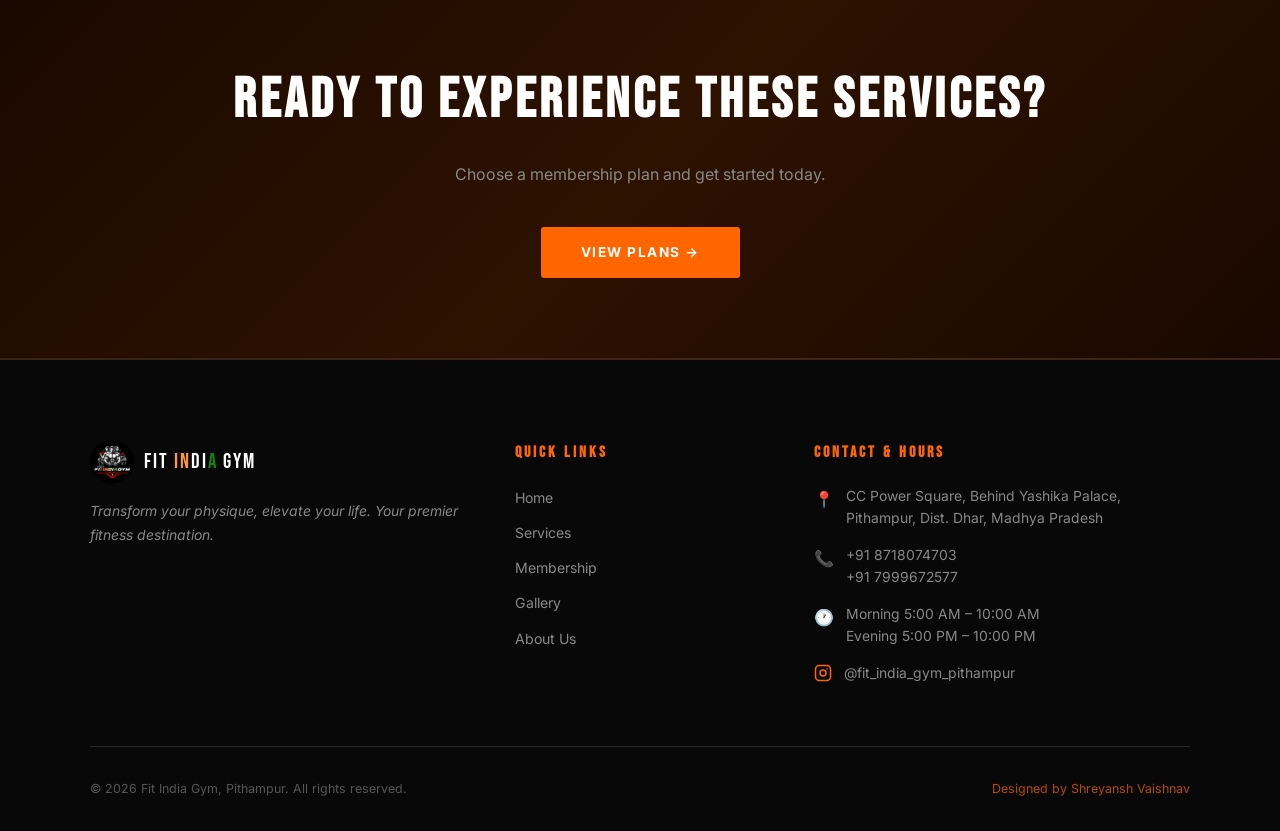
<file: services.html>
<!DOCTYPE html>
<html lang="en">
<head>
  <meta charset="UTF-8"/>
  <meta name="viewport" content="width=device-width, initial-scale=1.0"/>
  <title>Services — Fit India Gym</title>
  <link rel="stylesheet" href="style.css"/>
  <link rel="icon" type="image/png" href="images/logo.png"/>
</head>
<body>
<header class="navbar">
  <a href="index.html" class="navbar__logo">
    <img src="images/logo.png" alt="Fit India Gym Logo"/>
    <span class="navbar__brand">FIT <span class="ti-s">I</span><span class="ti-s">N</span><span class="ti-w">D</span><span class="ti-w">I</span><span class="ti-g">A</span> GYM</span>
  </a>
  <nav class="nav-container">
    <a href="index.html" class="nav-btn">Home</a>
    <a href="services.html" class="nav-btn  active">Services</a>
    <a href="membership.html" class="nav-btn">Membership</a>
    <a href="gallery.html" class="nav-btn">Gallery</a>
    <a href="about.html" class="nav-btn">About</a>
    <svg class="outline" xmlns="http://www.w3.org/2000/svg">
      <rect class="rect" pathLength="100" fill="none" width="100%" height="100%"/>
    </svg>
  </nav>
  <button class="hamburger" id="hamburger" onclick="toggleMenu()" aria-label="Toggle Menu">
    <span></span><span></span><span></span>
  </button>
</header>
<nav class="mobile-nav" id="mobileNav">
  <a href="index.html">Home</a>
  <a href="services.html"  class="active">Services</a>
  <a href="membership.html">Membership</a>
  <a href="gallery.html">Gallery</a>
  <a href="about.html">About</a>
</nav>
<section class="page-hero">
  <span class="page-hero__label">What We Offer</span>
  <h1 class="page-hero__title">Our Services</h1>
  <p class="page-hero__sub">Everything you need to achieve your fitness goals — under one roof.</p>
</section>
<div class="section">
  <div class="grid-3" style="gap:2rem;">
    <div class="service-card">
      <div class="service-card__icon">🏋️</div>
      <h3 class="service-card__title">Strength Training</h3>
      <p class="service-card__text">Build muscle, increase power, and sculpt your physique with our fully equipped strength floor. We offer a wide range of free weights, barbells, dumbbells, cable machines, and resistance equipment catering to beginners and advanced lifters alike. Our trainers ensure proper form so you train hard and stay injury-free.</p>
      <span class="service-card__tag">Available Daily</span>
    </div>
    <div class="service-card">
      <div class="service-card__icon">🏃</div>
      <h3 class="service-card__title">Cardio Workout</h3>
      <p class="service-card__text">Burn calories, boost your stamina, and improve heart health with our cardio zone. Featuring treadmills, elliptical machines, stationary bikes, and rowing machines. We also conduct HIIT sessions that deliver maximum results in minimum time.</p>
      <span class="service-card__tag">HIIT · Treadmill · Elliptical</span>
    </div>
    <div class="service-card">
      <div class="service-card__icon">👤</div>
      <h3 class="service-card__title">Personal Training</h3>
      <p class="service-card__text">Get 1-on-1 attention from certified personal trainers who design a fully customized program based on your body type, fitness level, and specific goals. Whether you want to lose weight, build muscle, or improve athletic performance — your trainer is with you every rep of the way.</p>
      <span class="service-card__tag">1-on-1 · Certified Trainers</span>
    </div>
    <div class="service-card">
      <div class="service-card__icon">🧘</div>
      <h3 class="service-card__title">Zumba &amp; Yoga Studio</h3>
      <p class="service-card__text">Our dedicated studio hosts energetic Zumba dance fitness classes and calming Yoga sessions throughout the week. Both are open to all fitness levels — no experience needed. Zumba makes fitness feel like a party while Yoga restores flexibility, improves posture, and brings mental clarity.</p>
      <span class="service-card__tag">Group Classes · All Levels</span>
    </div>
    <div class="service-card">
      <div class="service-card__icon">🥗</div>
      <h3 class="service-card__title">Nutrition Assistance</h3>
      <p class="service-card__text">Fitness is 30% gym and 70% kitchen. Our experts guide you with personalized diet plans, macro tracking, meal timing, and supplement recommendations. We also stock a range of quality supplements at our in-gym nutrition counter.</p>
      <span class="service-card__tag">Diet Plans · Supplements</span>
    </div>
    <div class="service-card">
      <div class="service-card__icon">🤝</div>
      <h3 class="service-card__title">Community Support</h3>
      <p class="service-card__text">At Fit India Gym, you are never alone on your journey. We foster a strong, inclusive community where members motivate each other, celebrate milestones, and push limits together. From group challenges to member events, our culture makes the gym a place you look forward to every day.</p>
      <span class="service-card__tag">Group Events · Motivation</span>
    </div>
  </div>
</div>
<section class="cta-section">
  <h2 class="cta-section__title">Ready to Experience These Services?</h2>
  <p class="cta-section__text">Choose a membership plan and get started today.</p>
  <a href="membership.html" class="btn-primary">View Plans →</a>
</section>
<footer class="footer">
  <div class="footer__grid">
    <div>
      <div class="footer__logo">
        <img src="images/logo.png" alt="Fit India Gym"/>
        <span class="footer__brand">FIT <span class="ti-s">I</span><span class="ti-s">N</span><span class="ti-w">D</span><span class="ti-w">I</span><span class="ti-g">A</span> GYM</span>
      </div>
      <p class="footer__tagline">Transform your physique, elevate your life. Your premier fitness destination.</p>
    </div>
    <div>
      <h3 class="footer__heading">Quick Links</h3>
      <ul class="footer__links">
        <li><a href="index.html">Home</a></li>
        <li><a href="services.html">Services</a></li>
        <li><a href="membership.html">Membership</a></li>
        <li><a href="gallery.html">Gallery</a></li>
        <li><a href="about.html">About Us</a></li>
      </ul>
    </div>
    <div>
      <h3 class="footer__heading">Contact &amp; Hours</h3>
      <div class="footer__contact-item">
        <span class="footer__contact-icon">📍</span>
        <span class="footer__contact-text">CC Power Square, Behind Yashika Palace,<br>Pithampur, Dist. Dhar, Madhya Pradesh</span>
      </div>
      <div class="footer__contact-item">
        <span class="footer__contact-icon">📞</span>
        <span class="footer__contact-text">+91 8718074703<br>+91 7999672577</span>
      </div>
      <div class="footer__contact-item">
        <span class="footer__contact-icon">🕐</span>
        <span class="footer__contact-text">Morning 5:00 AM – 10:00 AM<br>Evening 5:00 PM – 10:00 PM</span>
      </div>
      <div class="footer__contact-item">
        <a href="https://www.instagram.com/fit_india_gym_pithampur" target="_blank" class="footer__insta">
          <svg xmlns="http://www.w3.org/2000/svg" width="18" height="18" viewBox="0 0 24 24" fill="none" stroke="#ff6600" stroke-width="2" stroke-linecap="round" stroke-linejoin="round"><rect x="2" y="2" width="20" height="20" rx="5"/><circle cx="12" cy="12" r="4"/><circle cx="17.5" cy="6.5" r="1" fill="#ff6600" stroke="none"/></svg>
          <span>@fit_india_gym_pithampur</span>
        </a>
      </div>
    </div>
  </div>
  <div class="footer__bottom">
    <span>&copy; 2026 Fit India Gym, Pithampur. All rights reserved.</span>
    <span>Designed by Shreyansh Vaishnav</span>
  </div>
</footer>
<script>
function toggleMenu() {
  document.getElementById('mobileNav').classList.toggle('open');
  document.getElementById('hamburger').classList.toggle('open');
}
</script>
</body>
</html>
</file>
<file: style.css>
@import url('https://fonts.googleapis.com/css2?family=Bebas+Neue&family=Inter:wght@300;400;500;600&display=swap');

:root {
  --bg: #0d0d0d;
  --bg2: #141414;
  --bg-card: #1a1a1a;
  --orange: #ff6600;
  --orange-light: #ff8533;
  --orange-dark: #cc5200;
  --white: #ffffff;
  --gray-light: #cccccc;
  --gray: #888888;
  --border: #2a2a2a;
  --font-head: 'Bebas Neue', sans-serif;
  --font-body: 'Inter', sans-serif;
}

*, *::before, *::after { box-sizing: border-box; margin: 0; padding: 0; }
html { scroll-behavior: smooth; }
body { background: var(--bg); color: var(--white); font-family: var(--font-body); font-size: 16px; line-height: 1.6; min-height: 100vh; }
a { text-decoration: none; color: inherit; }
img { max-width: 100%; display: block; }
ul { list-style: none; }
::-webkit-scrollbar { width: 5px; }
::-webkit-scrollbar-track { background: var(--bg); }
::-webkit-scrollbar-thumb { background: var(--orange); border-radius: 3px; }

/* TRICOLOR */
.ti-s { color: #FF9933; }
.ti-w { color: #FFFFFF; }
.ti-g { color: #138808; }

/* ======================== NAVBAR ======================== */
.navbar { position: sticky; top: 0; z-index: 1000; width: 100%; background: rgba(13,13,13,0.96); backdrop-filter: blur(12px); border-bottom: 1px solid var(--border); padding: 0 2.5rem; height: 70px; display: flex; align-items: center; justify-content: space-between; }
.navbar__logo { display: flex; align-items: center; gap: 10px; }
.navbar__logo img { height: 48px; width: 48px; object-fit: contain; border-radius: 50%; }
.navbar__brand { font-family: var(--font-head); font-size: 1.4rem; letter-spacing: 2px; color: var(--white); }

/* UIverse nav */
.outline { position: absolute; inset: 0; pointer-events: none; width: 100%; height: 100%; }
.rect { stroke-dashoffset: 5; stroke-dasharray: 0 0 10 40 10 40; transition: 0.5s; stroke: var(--orange); stroke-width: 1.5; }
.nav-container { position: relative; width: 560px; height: 50px; display: flex; flex-direction: row; justify-content: space-around; align-items: center; padding: 0.3em 0.5em; border: 1px solid rgba(255,102,0,0.15); border-radius: 4px; }
.nav-container:hover .outline .rect { transition: 999999s; stroke-dashoffset: 1; stroke-dasharray: 0; }
.nav-btn { padding: 0.4em 1em; color: var(--gray-light); cursor: pointer; transition: 0.2s; font-family: var(--font-body); font-size: 0.82rem; font-weight: 500; letter-spacing: 0.8px; text-transform: uppercase; white-space: nowrap; border-radius: 3px; }
.nav-btn:hover { color: var(--white); background: rgba(255,102,0,0.1); }
.nav-btn.active { color: var(--orange); }
.nav-btn:nth-child(1):hover ~ svg .rect { stroke-dashoffset:0; stroke-dasharray:0 0 9.2 77.4 9.2 4.2; }
.nav-btn:nth-child(2):hover ~ svg .rect { stroke-dashoffset:0; stroke-dasharray:0 9.2 9.2 59.2 9.2 13.2; }
.nav-btn:nth-child(3):hover ~ svg .rect { stroke-dashoffset:0; stroke-dasharray:0 18.4 9.2 40.8 9.2 22.4; }
.nav-btn:nth-child(4):hover ~ svg .rect { stroke-dashoffset:0; stroke-dasharray:0 27.5 9.2 22.5 9.2 31.6; }
.nav-btn:nth-child(5):hover ~ svg .rect { stroke-dashoffset:0; stroke-dasharray:0 36.7 9.2 4.1 9.2 40.8; }
.nav-btn:hover ~ .outline .rect { stroke-dashoffset:0; stroke-dasharray:0 0 10 40 10 40; transition:0.5s !important; }

.hamburger { display: none; flex-direction: column; cursor: pointer; gap: 5px; padding: 5px; background: none; border: none; }
.hamburger span { width: 24px; height: 2px; background: var(--white); transition: 0.3s; border-radius: 2px; display: block; }
.hamburger.open span:nth-child(1) { transform: rotate(45deg) translate(5px,5px); }
.hamburger.open span:nth-child(2) { opacity: 0; }
.hamburger.open span:nth-child(3) { transform: rotate(-45deg) translate(5px,-5px); }
.mobile-nav { display: none; position: fixed; top: 70px; left: 0; right: 0; background: rgba(13,13,13,0.98); border-bottom: 1px solid var(--border); z-index: 999; padding: 1rem 2rem; flex-direction: column; gap: 0.3rem; }
.mobile-nav.open { display: flex; }
.mobile-nav a { padding: 0.8rem 1rem; font-size: 0.9rem; font-weight: 500; color: var(--gray-light); border-bottom: 1px solid var(--border); text-transform: uppercase; letter-spacing: 1px; transition: 0.2s; }
.mobile-nav a:last-child { border-bottom: none; }
.mobile-nav a:hover, .mobile-nav a.active { color: var(--orange); padding-left: 1.5rem; }

/* ======================== HERO ======================== */
.hero {
  min-height: 92vh;
  display: flex; flex-direction: column; justify-content: center; align-items: center;
  text-align: center; padding: 4rem 2rem;
  position: relative; overflow: hidden;
  background-image: url('images/hero-bg.webp');
  background-size: cover;
  background-position: center;
  background-repeat: no-repeat;
}
/* Dark overlay: deep black + orange tint so text is always readable */
.hero::before {
  content: '';
  position: absolute; inset: 0;
  background:
    linear-gradient(to bottom, rgba(13,13,13,0.72) 0%, rgba(13,13,13,0.55) 40%, rgba(13,13,13,0.72) 100%),
    radial-gradient(ellipse 80% 60% at 50% 55%, rgba(255,102,0,0.12) 0%, transparent 65%);
  z-index: 0;
}
/* Subtle diagonal grain on top */
.hero::after {
  content: '';
  position: absolute; inset: 0;
  background: repeating-linear-gradient(-55deg, transparent, transparent 80px, rgba(0,0,0,0.06) 80px, rgba(0,0,0,0.06) 81px);
  z-index: 0;
}
.hero > * { position: relative; z-index: 1; }

.hero__badge { display: inline-block; padding: 0.3rem 1.4rem; border: 1px solid rgba(255,102,0,0.5); color: var(--orange); font-size: 0.72rem; letter-spacing: 4px; text-transform: uppercase; margin-bottom: 2rem; border-radius: 2px; background: rgba(255,102,0,0.06); animation: fadeDown 0.8s ease both; }
.hero__title { font-family: var(--font-head); font-size: clamp(3.5rem, 9vw, 8rem); line-height: 0.95; letter-spacing: 6px; color: var(--white); margin-bottom: 0.4rem; animation: fadeDown 0.9s ease 0.1s both; text-shadow: 0 0 80px rgba(255,102,0,0.25); }
.hero__unisex { font-family: var(--font-head); font-size: clamp(1rem, 2.5vw, 1.5rem); letter-spacing: 10px; color: var(--gray); margin-bottom: 1rem; animation: fadeDown 1s ease 0.2s both; }
.hero__tagline { font-size: 1rem; color: var(--gray-light); margin-bottom: 3.5rem; font-style: italic; animation: fadeDown 1s ease 0.3s both; }
.hero__cta { display: flex; gap: 1.5rem; flex-wrap: wrap; justify-content: center; align-items: center; animation: fadeDown 1s ease 0.4s both; }

@keyframes fadeDown { from { opacity: 0; transform: translateY(-20px); } to { opacity: 1; transform: translateY(0); } }

/* ======================== UIVERSE BTN 1 — JOIN TODAY ======================== */
.btn-join {
  display: flex; align-items: center; justify-content: center;
  height: 52px; position: relative; padding: 0 28px;
  font-size: 15px; text-transform: uppercase;
  border: 0; background-color: var(--orange);
  border-radius: 12px; overflow: hidden;
  transition: 31ms cubic-bezier(.5,.7,.4,1);
  width: 220px; cursor: pointer;
  font-family: var(--font-body);
  box-shadow: 0 4px 24px rgba(255,102,0,0.4);
  text-decoration: none; color: var(--white);
}
.btn-join::before {
  content: attr(alt);
  display: flex; align-items: center; justify-content: center;
  position: absolute; inset: 0;
  font-size: 15px; font-weight: 700;
  color: var(--white); letter-spacing: 4px; opacity: 1;
}
.btn-join:active { box-shadow: none; transform: translateY(7px); transition: 35ms cubic-bezier(.5,.7,.4,1); }
.btn-join:hover::before { transition: all 0s; transform: translateY(100%); opacity: 0; }
.btn-join:hover { background-color: var(--orange-dark); box-shadow: 0 6px 30px rgba(255,102,0,0.55); }
.btn-join i { color: var(--white); font-size: 15px; font-weight: 700; letter-spacing: 4px; font-style: normal; transition: all 2s ease; transform: translateY(-20px); opacity: 0; }
.btn-join:hover i { transition: all .2s ease; transform: translateY(0); opacity: 1; }
.btn-join:hover i:nth-child(1)  { transition-delay: calc(0.045s * 1); }
.btn-join:hover i:nth-child(2)  { transition-delay: calc(0.045s * 3); }
.btn-join:hover i:nth-child(3)  { transition-delay: calc(0.045s * 4); }
.btn-join:hover i:nth-child(4)  { transition-delay: calc(0.045s * 5); }
.btn-join:hover i:nth-child(5)  { transition-delay: calc(0.045s * 6); }
.btn-join:hover i:nth-child(6)  { transition-delay: calc(0.045s * 7); }
.btn-join:hover i:nth-child(7)  { transition-delay: calc(0.045s * 8); }
.btn-join:hover i:nth-child(8)  { transition-delay: calc(0.045s * 9); }
.btn-join:hover i:nth-child(9)  { transition-delay: calc(0.045s * 10); }

/* ======================== UIVERSE BTN 2 — EXPLORE GYM ======================== */
.btn-explore {
  line-height: 1; text-decoration: none; display: inline-flex;
  border: 1.5px solid rgba(255,102,0,0.45); cursor: pointer;
  align-items: center; gap: 0.75rem;
  background-color: transparent; color: var(--white);
  border-radius: 10rem; font-weight: 600; font-size: 0.88rem;
  letter-spacing: 1px; text-transform: uppercase;
  padding: 0.88rem 1.5rem 0.88rem 22px;
  white-space: nowrap; overflow: hidden; text-overflow: ellipsis;
  transition: background-color 0.3s, border-color 0.3s, color 0.3s;
  font-family: var(--font-body);
}
.btn-explore__icon-wrapper {
  flex-shrink: 0; width: 26px; height: 26px; position: relative;
  color: transparent; background-color: var(--orange);
  border-radius: 50%; display: grid; place-items: center; overflow: hidden;
  transition: background-color 0.3s;
}
.btn-explore:hover { background-color: rgba(255,102,0,0.07); border-color: var(--orange); color: var(--orange); }
.btn-explore:hover .btn-explore__icon-wrapper { background-color: var(--orange-light); }
.btn-explore__icon-svg { width: 13px; height: 13px; stroke: var(--white); fill: none; stroke-width: 2.5; stroke-linecap: round; stroke-linejoin: round; }
.btn-explore__icon-svg--copy { position: absolute; transform: translate(-150%, -100%); }
.btn-explore:hover .btn-explore__icon-svg:first-child { transition: transform 0.3s ease-in-out; transform: translate(150%, 100%); }
.btn-explore:hover .btn-explore__icon-svg--copy { transition: transform 0.3s ease-in-out 0.1s; transform: translate(0); }

/* ======================== UIVERSE BTN 3 — WHATSAPP ======================== */
.btn-wa {
  background-color: var(--bg-card);
  border: 1px solid #25D366;
  padding: 5px;
  position: relative;
  width: 100%; height: 46px;
  transition: 0.4s;
  font-size: 14px; border-radius: 6px;
  cursor: pointer; display: block; overflow: hidden;
  font-family: var(--font-body);
}
.btn-wa p {
  position: absolute; top: 50%; transform: translateY(-50%);
  left: 1.2em; margin: 0; padding: 0;
  transition: .4s; color: #25D366;
  font-weight: 600; font-size: 13px; letter-spacing: 0.3px; white-space: nowrap;
}
.btn-wa svg {
  position: absolute; top: 50%; right: 0.8em; transform: translateY(-50%);
  margin: 0; padding: 0; opacity: 0; transition: 0.4s;
  height: 1.2em; width: 1.2em; fill: #fff;
}
.btn-wa:hover p { left: 0.7em; color: #fff; }
.btn-wa:hover svg { opacity: 1; }
.btn-wa:hover { background-color: #1aaa55; border-color: #25D366; box-shadow: 0 4px 18px rgba(37,211,102,0.28); }

/* ======================== GENERIC BTNS ======================== */
.btn-primary { padding: 0.9rem 2.5rem; background: var(--orange); color: var(--white); font-weight: 700; font-size: 0.85rem; letter-spacing: 1.5px; text-transform: uppercase; border: none; cursor: pointer; transition: 0.3s; border-radius: 3px; display: inline-block; }
.btn-primary:hover { background: var(--orange-light); transform: translateY(-2px); box-shadow: 0 8px 25px rgba(255,102,0,0.35); }
.btn-outline { padding: 0.9rem 2.5rem; background: transparent; color: var(--white); font-weight: 600; font-size: 0.85rem; letter-spacing: 1.5px; text-transform: uppercase; border: 1px solid rgba(255,255,255,0.3); cursor: pointer; transition: 0.3s; border-radius: 3px; display: inline-block; }
.btn-outline:hover { border-color: var(--orange); color: var(--orange); }

/* ======================== STATS ======================== */
.stats-bar { background: var(--bg2); border-bottom: 1px solid var(--border); }
.stats-bar__grid { max-width: 1100px; margin: 0 auto; display: grid; grid-template-columns: repeat(4,1fr); text-align: center; }
.stat-item { padding: 1.8rem 1rem; border-right: 1px solid var(--border); transition: 0.3s; }
.stat-item:last-child { border-right: none; }
.stat-item:hover { background: rgba(255,102,0,0.05); }
.stat-item__number { font-family: var(--font-head); font-size: 2.4rem; color: var(--orange); letter-spacing: 3px; line-height: 1; }
.stat-item__label { font-size: 0.72rem; color: var(--gray); text-transform: uppercase; letter-spacing: 1.5px; margin-top: 0.4rem; }

/* ======================== SECTIONS ======================== */
.section { padding: 5.5rem 2rem; max-width: 1100px; margin: 0 auto; }
.section__header { text-align: center; margin-bottom: 3.5rem; }
.section__label { font-size: 0.72rem; color: var(--orange); text-transform: uppercase; letter-spacing: 5px; margin-bottom: 0.8rem; display: block; }
.section__title { font-family: var(--font-head); font-size: clamp(2.2rem,5vw,3.8rem); letter-spacing: 4px; color: var(--white); line-height: 1.05; }
.section__subtitle { font-size: 0.95rem; color: var(--gray); margin-top: 0.8rem; max-width: 600px; margin-left: auto; margin-right: auto; }
.divider-line { width: 50px; height: 3px; background: var(--orange); margin: 1rem auto 0; }

/* GRIDS */
.grid-3 { display: grid; grid-template-columns: repeat(3,1fr); gap: 1.5rem; }
.grid-2 { display: grid; grid-template-columns: repeat(2,1fr); gap: 1.5rem; }
.grid-4 { display: grid; grid-template-columns: repeat(4,1fr); gap: 1.5rem; }
.grid-6 { display: grid; grid-template-columns: repeat(6,1fr); gap: 1rem; }

/* WHY US */
.why-card { background: var(--bg-card); border: 1px solid var(--border); border-left: 3px solid var(--orange); border-radius: 6px; padding: 2rem; transition: 0.3s; }
.why-card:hover { transform: translateY(-4px); box-shadow: 0 10px 30px rgba(255,102,0,0.12); }
.why-card__icon { font-size: 2.2rem; margin-bottom: 1rem; }
.why-card__title { font-family: var(--font-head); font-size: 1.5rem; letter-spacing: 2px; margin-bottom: 0.5rem; }
.why-card__text { font-size: 0.88rem; color: var(--gray); }

/* SERVICE MINI */
.service-mini { background: var(--bg-card); border: 1px solid var(--border); border-radius: 6px; padding: 1.5rem 1rem; text-align: center; transition: 0.3s; cursor: pointer; }
.service-mini:hover { border-color: var(--orange); background: rgba(255,102,0,0.05); transform: translateY(-3px); }
.service-mini__icon { font-size: 2rem; margin-bottom: 0.8rem; }
.service-mini__name { font-size: 0.72rem; font-weight: 600; color: var(--gray-light); text-transform: uppercase; letter-spacing: 1.5px; }

/* SERVICE DETAIL */
.service-card { background: var(--bg-card); border: 1px solid var(--border); border-radius: 8px; padding: 2.5rem 2rem; transition: 0.3s; position: relative; overflow: hidden; }
.service-card::after { content: ''; position: absolute; bottom: 0; left: 0; right: 0; height: 3px; background: var(--orange); transform: scaleX(0); transition: 0.3s; }
.service-card:hover { border-color: rgba(255,102,0,0.4); transform: translateY(-5px); box-shadow: 0 15px 40px rgba(255,102,0,0.12); }
.service-card:hover::after { transform: scaleX(1); }
.service-card__icon { font-size: 2.8rem; margin-bottom: 1.2rem; }
.service-card__title { font-family: var(--font-head); font-size: 1.7rem; letter-spacing: 2px; margin-bottom: 0.8rem; }
.service-card__text { font-size: 0.9rem; color: var(--gray); line-height: 1.7; }
.service-card__tag { display: inline-block; margin-top: 1.2rem; padding: 0.3rem 0.8rem; border: 1px solid rgba(255,102,0,0.3); color: var(--orange); font-size: 0.7rem; letter-spacing: 2px; text-transform: uppercase; border-radius: 2px; }

/* CTA */
.cta-section { background: linear-gradient(135deg,#1a0800 0%,#2d1200 50%,#1a0800 100%); border-top: 1px solid rgba(255,102,0,0.2); border-bottom: 1px solid rgba(255,102,0,0.2); padding: 5rem 2rem; text-align: center; }
.cta-section__title { font-family: var(--font-head); font-size: clamp(2rem,5vw,3.5rem); letter-spacing: 4px; margin-bottom: 1rem; }
.cta-section__text { color: var(--gray); margin-bottom: 2.5rem; font-size: 1rem; }

/* MEMBERSHIP */
.hours-banner { background: var(--bg2); border: 1px solid var(--border); border-left: 4px solid var(--orange); border-radius: 6px; padding: 1.5rem 2rem; display: flex; align-items: center; gap: 1.5rem; margin-bottom: 3rem; }
.hours-banner__icon { font-size: 2.5rem; flex-shrink: 0; }
.hours-banner__title { font-family: var(--font-head); font-size: 1.4rem; letter-spacing: 2px; color: var(--orange); margin-bottom: 0.2rem; }
.hours-banner__times { font-size: 1rem; color: var(--white); font-weight: 600; }
.hours-banner__note { font-size: 0.8rem; color: var(--gray); }

.pricing-grid { display: grid; grid-template-columns: repeat(4,1fr); gap: 1.5rem; align-items: start; margin-bottom: 4rem; }
.pricing-card { background: var(--bg-card); border: 1px solid var(--border); border-radius: 8px; padding: 2rem 1.5rem; transition: 0.3s; position: relative; }
.pricing-card:hover { border-color: rgba(255,102,0,0.5); transform: translateY(-5px); box-shadow: 0 15px 40px rgba(255,102,0,0.1); }
.pricing-card.featured { border-color: var(--orange); box-shadow: 0 0 40px rgba(255,102,0,0.18); }
.pricing-badge { position: absolute; top: -12px; left: 50%; transform: translateX(-50%); background: var(--orange); color: var(--white); font-size: 0.62rem; font-weight: 700; letter-spacing: 2px; text-transform: uppercase; padding: 0.3rem 1rem; border-radius: 20px; white-space: nowrap; }
.pricing-card__plan { font-family: var(--font-head); font-size: 1.1rem; letter-spacing: 3px; color: var(--gray); margin-bottom: 0.5rem; }
.pricing-card__price { font-family: var(--font-head); font-size: 2.8rem; color: var(--orange); letter-spacing: 2px; line-height: 1; margin-bottom: 0.2rem; }
.pricing-card__duration { font-size: 0.8rem; color: var(--gray); margin-bottom: 1.5rem; padding-bottom: 1.5rem; border-bottom: 1px solid var(--border); }
.pricing-card__features { margin-bottom: 1.5rem; }
.pricing-card__features li { font-size: 0.82rem; color: var(--gray-light); padding: 0.35rem 0; display: flex; align-items: flex-start; gap: 0.6rem; border-bottom: 1px solid rgba(255,255,255,0.04); }
.pricing-card__features li:last-child { border-bottom: none; }
.pricing-card__features li::before { content: '✓'; color: var(--orange); font-weight: 700; flex-shrink: 0; }

.addon-section-title { font-family: var(--font-head); font-size: 2rem; letter-spacing: 4px; text-align: center; margin-bottom: 0.5rem; }
.addon-section-sub { text-align: center; color: var(--gray); font-size: 0.9rem; margin-bottom: 2rem; }
.addon-grid { display: grid; grid-template-columns: repeat(3,1fr); gap: 1.5rem; }
.addon-card { background: var(--bg-card); border: 1px solid var(--border); border-radius: 6px; padding: 2rem; text-align: center; transition: 0.3s; }
.addon-card:hover { border-color: rgba(255,102,0,0.4); transform: translateY(-3px); }
.addon-card__icon { font-size: 2.5rem; margin-bottom: 0.8rem; }
.addon-card__name { font-family: var(--font-head); font-size: 1.5rem; letter-spacing: 2px; margin-bottom: 0.5rem; }
.addon-card__price { color: var(--orange); font-size: 1.3rem; font-weight: 700; }
.addon-card__sub { font-size: 0.78rem; color: var(--gray); margin-top: 0.3rem; }

/* GALLERY */
.gallery-grid { columns: 3; column-gap: 1rem; max-width: 1200px; margin: 0 auto; padding: 0 2rem; }
.gallery-item { break-inside: avoid; margin-bottom: 1rem; overflow: hidden; border-radius: 6px; position: relative; cursor: pointer; border: 1px solid var(--border); }
.gallery-item img { width: 100%; height: auto; display: block; transition: 0.4s; }
.gallery-item:hover img { transform: scale(1.06); }
.gallery-item__overlay { position: absolute; inset: 0; background: rgba(0,0,0,0); transition: 0.3s; }
.gallery-item:hover .gallery-item__overlay { background: rgba(255,102,0,0.08); }

/* ABOUT */
.about-story { display: grid; grid-template-columns: 1fr 1fr; gap: 4rem; align-items: center; margin-bottom: 5rem; }
.about-story__img { border-radius: 8px; overflow: hidden; border: 1px solid var(--border); }
.about-story__img img { width: 100%; height: 100%; object-fit: cover; transition: 0.4s; }
.about-story__img:hover img { transform: scale(1.03); }
.about-story__label { font-size: 0.72rem; color: var(--orange); text-transform: uppercase; letter-spacing: 5px; margin-bottom: 0.8rem; display: block; }
.about-story__title { font-family: var(--font-head); font-size: 3rem; letter-spacing: 3px; margin-bottom: 1.5rem; line-height: 1.1; }
.about-story__text { font-size: 0.95rem; color: var(--gray-light); line-height: 1.9; margin-bottom: 1rem; }

.mission-block { background: linear-gradient(135deg,#1a0800 0%,#0d0d0d 100%); border: 1px solid rgba(255,102,0,0.25); border-radius: 8px; padding: 3.5rem 3rem; text-align: center; margin-bottom: 5rem; position: relative; overflow: hidden; }
.mission-block::before { content: ''; position: absolute; top: -50%; left: -50%; width: 200%; height: 200%; background: radial-gradient(ellipse at center,rgba(255,102,0,0.05) 0%,transparent 60%); }
.mission-block__label { font-size: 0.72rem; color: var(--orange); text-transform: uppercase; letter-spacing: 5px; margin-bottom: 1rem; display: block; }
.mission-block__title { font-family: var(--font-head); font-size: 2.5rem; letter-spacing: 4px; margin-bottom: 1.2rem; }
.mission-block__text { font-size: 1rem; color: var(--gray-light); max-width: 780px; margin: 0 auto; line-height: 1.9; position: relative; z-index: 1; }

.value-card { background: var(--bg-card); border: 1px solid var(--border); border-radius: 6px; padding: 2.5rem 2rem; transition: 0.3s; position: relative; overflow: hidden; }
.value-card::before { content: ''; position: absolute; top: 0; left: 0; width: 3px; height: 100%; background: var(--orange); }
.value-card:hover { border-color: rgba(255,102,0,0.4); transform: translateY(-4px); }
.value-card__icon { font-size: 2.2rem; margin-bottom: 1rem; }
.value-card__title { font-family: var(--font-head); font-size: 1.5rem; letter-spacing: 2px; margin-bottom: 0.8rem; }
.value-card__text { font-size: 0.9rem; color: var(--gray); line-height: 1.75; }

.page-hero { padding: 5rem 2rem 4rem; text-align: center; background: linear-gradient(180deg,#1f0a00 0%,#0d0d0d 100%); border-bottom: 1px solid var(--border); }
.page-hero__label { font-size: 0.7rem; color: var(--orange); letter-spacing: 5px; text-transform: uppercase; margin-bottom: 0.8rem; display: block; }
.page-hero__title { font-family: var(--font-head); font-size: clamp(2.8rem,7vw,5.5rem); letter-spacing: 6px; line-height: 1; }
.page-hero__sub { font-size: 0.95rem; color: var(--gray); margin-top: 0.8rem; }

/* FOOTER */
.footer { background: #080808; border-top: 1px solid var(--border); padding: 5rem 2rem 2rem; }
.footer__grid { max-width: 1100px; margin: 0 auto; display: grid; grid-template-columns: 1.5fr 1fr 1.5fr; gap: 3rem; padding-bottom: 3rem; border-bottom: 1px solid var(--border); }
.footer__logo { display: flex; align-items: center; gap: 10px; margin-bottom: 1rem; }
.footer__logo img { height: 44px; width: 44px; object-fit: contain; border-radius: 50%; }
.footer__brand { font-family: var(--font-head); font-size: 1.3rem; letter-spacing: 2px; color: var(--white); }
.footer__tagline { font-size: 0.87rem; color: var(--gray); line-height: 1.7; font-style: italic; }
.footer__heading { font-family: var(--font-head); font-size: 1rem; letter-spacing: 3px; color: var(--orange); margin-bottom: 1.2rem; }
.footer__links { display: flex; flex-direction: column; gap: 0.6rem; }
.footer__links a { font-size: 0.88rem; color: var(--gray); transition: 0.2s; }
.footer__links a:hover { color: var(--orange); padding-left: 5px; }
.footer__contact-item { display: flex; align-items: flex-start; gap: 0.8rem; margin-bottom: 0.9rem; }
.footer__contact-icon { color: var(--orange); flex-shrink: 0; margin-top: 2px; }
.footer__contact-text { font-size: 0.87rem; color: var(--gray); line-height: 1.6; }
.footer__insta { display: flex; align-items: center; gap: 0.8rem; color: var(--gray); font-size: 0.87rem; transition: 0.2s; }
.footer__insta:hover { color: var(--orange); }
.footer__insta svg { flex-shrink: 0; transition: 0.2s; }
.footer__insta:hover svg { stroke: var(--orange-light) !important; }
.footer__bottom { max-width: 1100px; margin: 2rem auto 0; display: flex; justify-content: space-between; align-items: center; font-size: 0.78rem; color: #555; flex-wrap: wrap; gap: 0.5rem; }
.footer__bottom span:last-child { color: rgba(255,102,0,0.7); }

/* RESPONSIVE */
@media (max-width:1024px) { .pricing-grid { grid-template-columns: repeat(2,1fr); } }
@media (max-width:768px) {
  .nav-container { display: none; } .hamburger { display: flex; }
  .grid-3, .grid-6 { grid-template-columns: repeat(2,1fr); }
  .grid-4 { grid-template-columns: repeat(2,1fr); }
  .stats-bar__grid { grid-template-columns: repeat(2,1fr); }
  .stat-item:nth-child(2) { border-right: none; }
  .about-story { grid-template-columns: 1fr; gap: 2rem; }
  .footer__grid { grid-template-columns: 1fr; gap: 2rem; }
  .footer__bottom { flex-direction: column; text-align: center; }
  .pricing-grid { grid-template-columns: 1fr; }
  .addon-grid { grid-template-columns: 1fr; }
  .gallery-grid { columns: 2; }
  .hours-banner { flex-direction: column; text-align: center; }
  .mission-block { padding: 2.5rem 1.5rem; }
  .navbar { padding: 0 1.5rem; }
  .btn-join { width: 190px; font-size: 13px; }
}
@media (max-width:480px) {
  .grid-3, .grid-6, .grid-2 { grid-template-columns: 1fr; }
  .gallery-grid { columns: 1; }
  .hero__cta { flex-direction: column; align-items: center; }
  .stats-bar__grid { grid-template-columns: repeat(2,1fr); }
  .btn-join { width: 175px; }
}
</file>
